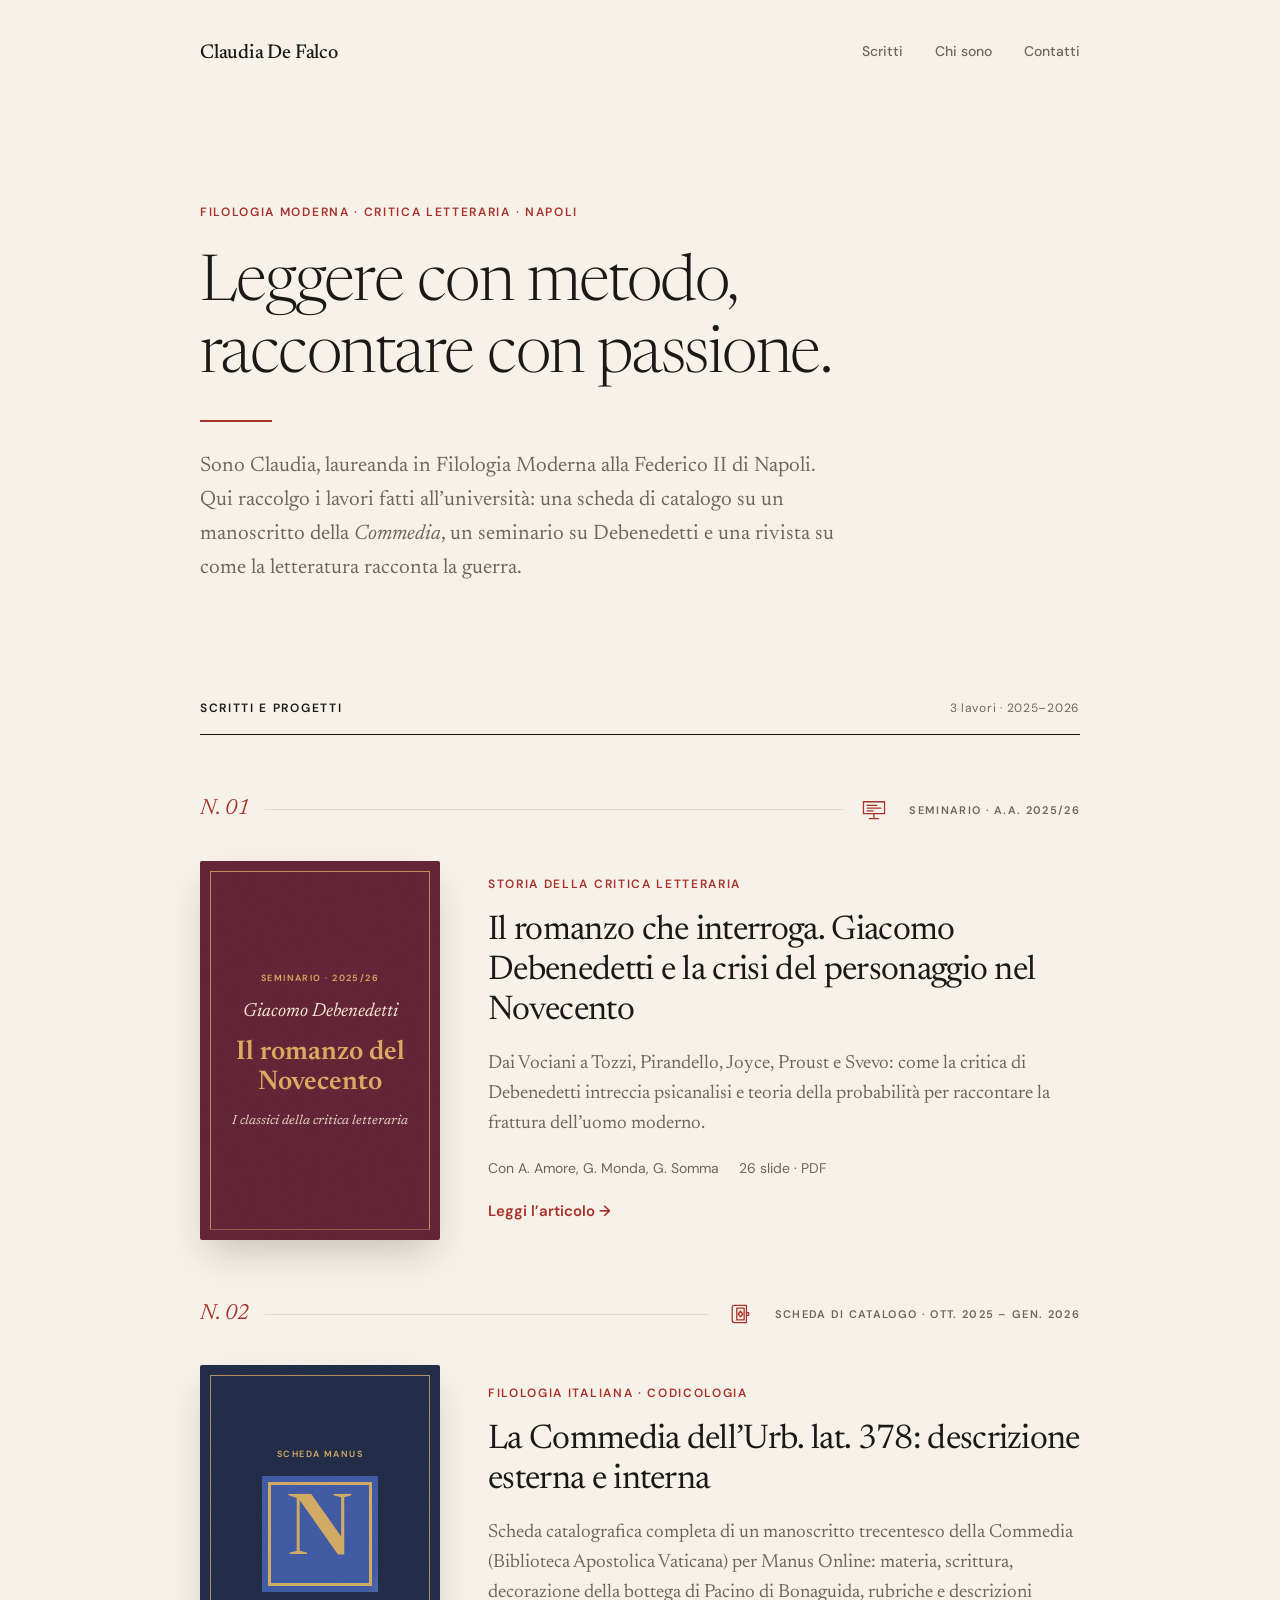
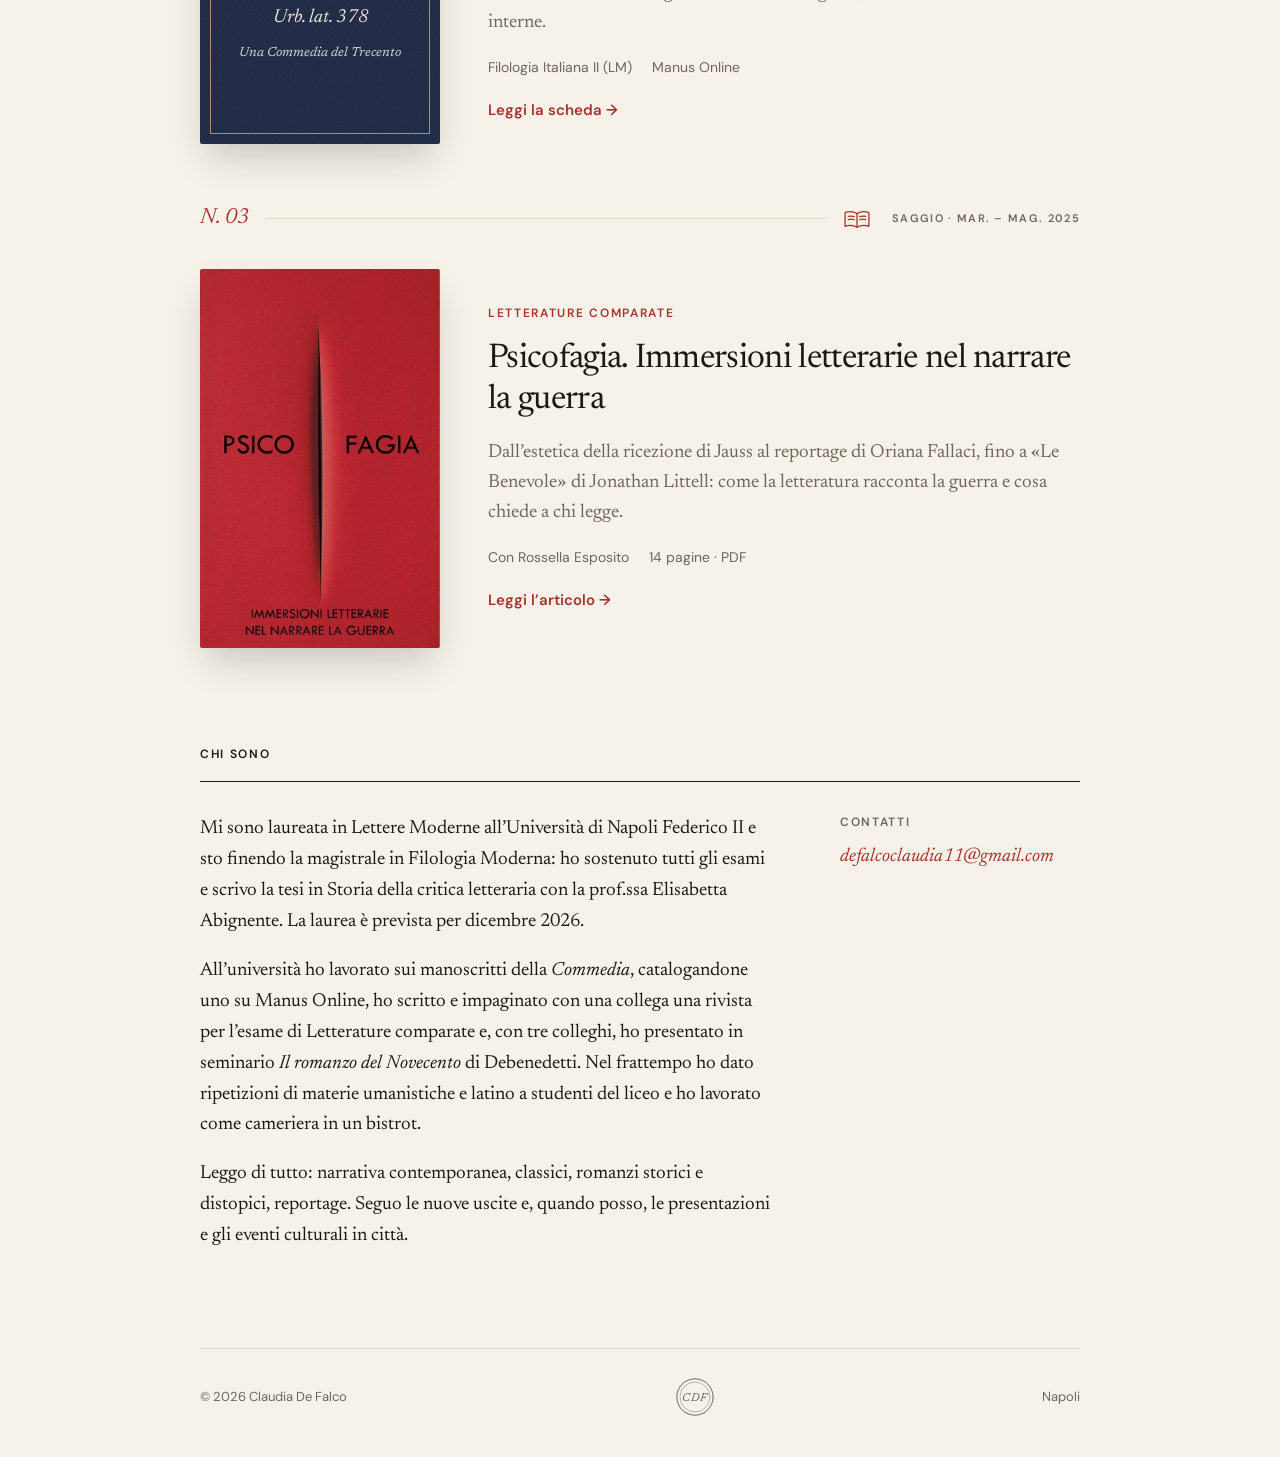
<file: index.html>
<!doctype html>
<html lang="it">
<head>
  <meta charset="utf-8">
  <meta name="viewport" content="width=device-width, initial-scale=1">
  <title>Claudia De Falco · Letture e scritti</title>
  <meta name="description" content="Saggi, ricerche filologiche e progetti di critica letteraria di Claudia De Falco, laureanda magistrale in Filologia Moderna all’Università di Napoli Federico II.">
  <meta name="author" content="Claudia De Falco">
  <meta property="og:type" content="website">
  <meta property="og:title" content="Claudia De Falco · Letture e scritti">
  <meta property="og:description" content="Saggi, ricerche filologiche e progetti critici sulla letteratura.">
  <meta property="og:image" content="articoli/psicofagia/img/cover.jpg">
  <meta name="theme-color" content="#F6F2EA">
  <link rel="icon" href="assets/favicon.svg" type="image/svg+xml">
  <link rel="preconnect" href="https://fonts.googleapis.com">
  <link rel="preconnect" href="https://fonts.gstatic.com" crossorigin>
  <link href="https://fonts.googleapis.com/css2?family=DM+Sans:wght@400;500;600&family=Newsreader:ital,opsz,wght@0,6..72,300;0,6..72,400;0,6..72,500;0,6..72,600;1,6..72,300;1,6..72,400&display=swap" rel="stylesheet">
  <link rel="stylesheet" href="assets/style.css?v=20260929b">
  <script src="assets/reveal.js?v=20260929b" defer></script>
</head>
<body>
  <header class="wrap site-header">
    <a class="brand" href="./">Claudia De Falco</a>
    <nav class="nav" aria-label="Principale">
      <a href="#scritti">Scritti</a>
      <a href="#chi-sono">Chi sono</a>
      <a href="#contatti">Contatti</a>
    </nav>
  </header>

  <main>
    <section class="wrap hero">
      <p class="eyebrow">Filologia moderna · Critica letteraria · Napoli</p>
      <h1>Leggere con metodo,<br>raccontare con passione.</h1>
      <p class="lead">Sono Claudia, laureanda in Filologia Moderna alla Federico II di Napoli. Qui raccolgo i lavori fatti all’università: una scheda di catalogo su un manoscritto della <em>Commedia</em>, un seminario su Debenedetti e una rivista su come la letteratura racconta la guerra.</p>
    </section>

    <section class="wrap section" id="scritti" aria-labelledby="scritti-title">
      <div class="section-head strong">
        <h2 class="label" id="scritti-title">Scritti e progetti</h2>
        <span class="count">3 lavori · 2025–2026</span>
      </div>

      <!--
        NUOVO LAVORO: copia un intero blocco <article class="entry"> e incollalo QUI, sopra gli altri
        (i più recenti vanno in cima). Poi rinumera i separatori (N. 01, N. 02…) e aggiorna il contatore sopra.
        Copertina: immagine di Claudia (<img>) oppure copertina tipografica (<div class="type-cover ...">).
      -->
      <div class="entries">
        <article class="entry">
          <div class="entry-sep" aria-hidden="true"><span class="n">N. 01</span><span class="line"></span><svg class="orn orn-tipo" aria-hidden="true"><use href="assets/ornamenti.svg?v=20260929b#presentazione"/></svg><span class="kind">Seminario · A.A. 2025/26</span></div>
          <a class="card" href="articoli/seminario-debenedetti/">
            <div class="cover type-cover tc-bordeaux" role="img" aria-label="Copertina tipografica: Giacomo Debenedetti, Il romanzo del Novecento">
              <span class="tc-kicker">Seminario · 2025/26</span>
              <span class="tc-author">Giacomo Debenedetti</span>
              <span class="tc-title">Il romanzo del Novecento</span>
              <span class="tc-sub">I classici della critica letteraria</span>
            </div>
            <div class="body">
              <p class="eyebrow">Storia della critica letteraria</p>
              <h3>Il romanzo che interroga. Giacomo Debenedetti e la crisi del personaggio nel Novecento</h3>
              <p>Dai Vociani a Tozzi, Pirandello, Joyce, Proust e Svevo: come la critica di Debenedetti intreccia psicanalisi e teoria della probabilità per raccontare la frattura dell’uomo moderno.</p>
              <div class="meta"><span>Con A. Amore, G. Monda, G. Somma</span><span>26 slide · PDF</span></div>
              <span class="more">Leggi l’articolo <span class="arrow" aria-hidden="true">→</span></span>
            </div>
          </a>
        </article>

        <article class="entry">
          <div class="entry-sep" aria-hidden="true"><span class="n">N. 02</span><span class="line"></span><svg class="orn orn-tipo" aria-hidden="true"><use href="assets/ornamenti.svg?v=20260929b#codice"/></svg><span class="kind">Scheda di catalogo · ott. 2025 – gen. 2026</span></div>
          <a class="card" href="articoli/manoscritti-dante-manus/">
            <div class="cover type-cover tc-notte" role="img" aria-label="Copertina tipografica con una grande iniziale N: Urb. lat. 378, una Commedia del Trecento">
              <span class="tc-kicker">Scheda Manus</span>
              <span class="tc-initial">N</span>
              <span class="tc-author">Urb. lat. 378</span>
              <span class="tc-sub">Una Commedia del Trecento</span>
            </div>
            <div class="body">
              <p class="eyebrow">Filologia italiana · Codicologia</p>
              <h3>La Commedia dell’Urb. lat. 378: descrizione esterna e interna</h3>
              <p>Scheda catalografica completa di un manoscritto trecentesco della Commedia (Biblioteca Apostolica Vaticana) per Manus Online: materia, scrittura, decorazione della bottega di Pacino di Bonaguida, rubriche e descrizioni interne.</p>
              <div class="meta"><span>Filologia Italiana II (LM)</span><span>Manus Online</span></div>
              <span class="more">Leggi la scheda <span class="arrow" aria-hidden="true">→</span></span>
            </div>
          </a>
        </article>

        <article class="entry">
          <div class="entry-sep" aria-hidden="true"><span class="n">N. 03</span><span class="line"></span><svg class="orn orn-tipo" aria-hidden="true"><use href="assets/ornamenti.svg?v=20260929b#libro"/></svg><span class="kind">Saggio · mar. – mag. 2025</span></div>
          <a class="card" href="articoli/psicofagia/">
            <div class="cover">
              <img src="articoli/psicofagia/img/cover.jpg" width="696" height="1100" alt="Copertina della rivista Psicofagia: una tela rossa attraversata da un taglio verticale" loading="lazy">
            </div>
            <div class="body">
              <p class="eyebrow">Letterature comparate</p>
              <h3>Psicofagia. Immersioni letterarie nel narrare la guerra</h3>
              <p>Dall’estetica della ricezione di Jauss al reportage di Oriana Fallaci, fino a «Le Benevole» di Jonathan Littell: come la letteratura racconta la guerra e cosa chiede a chi legge.</p>
              <div class="meta"><span>Con Rossella Esposito</span><span>14 pagine · PDF</span></div>
              <span class="more">Leggi l’articolo <span class="arrow" aria-hidden="true">→</span></span>
            </div>
          </a>
        </article>
      </div>
    </section>

    <section class="wrap section" id="chi-sono" aria-labelledby="chi-title">
      <div class="section-head strong">
        <h2 class="label" id="chi-title">Chi sono</h2>
      </div>
      <div class="about">
        <div class="about-text">
          <p>Mi sono laureata in Lettere Moderne all’Università di Napoli Federico II e sto finendo la magistrale in Filologia Moderna: ho sostenuto tutti gli esami e scrivo la tesi in Storia della critica letteraria con la prof.ssa Elisabetta Abignente. La laurea è prevista per dicembre 2026.</p>
          <p>All’università ho lavorato sui manoscritti della <em>Commedia</em>, catalogandone uno su Manus Online, ho scritto e impaginato con una collega una rivista per l’esame di Letterature comparate e, con tre colleghi, ho presentato in seminario <em>Il romanzo del Novecento</em> di Debenedetti. Nel frattempo ho dato ripetizioni di materie umanistiche e latino a studenti del liceo e ho lavorato come cameriera in un bistrot.</p>
          <p>Leggo di tutto: narrativa contemporanea, classici, romanzi storici e distopici, reportage. Seguo le nuove uscite e, quando posso, le presentazioni e gli eventi culturali in città.</p>
        </div>
        <div class="contact" id="contatti">
          <p class="label">Contatti</p>
          <a href="mailto:defalcoclaudia11@gmail.com">defalcoclaudia11@gmail.com</a>
        </div>
      </div>
    </section>
  </main>

  <footer class="wrap site-footer">
    <span>© 2026 Claudia De Falco</span>
    <svg class="orn monogram" aria-hidden="true"><use href="assets/ornamenti.svg?v=20260929b#monogramma"/></svg>
    <span>Napoli</span>
  </footer>
</body>
</html>
</file>
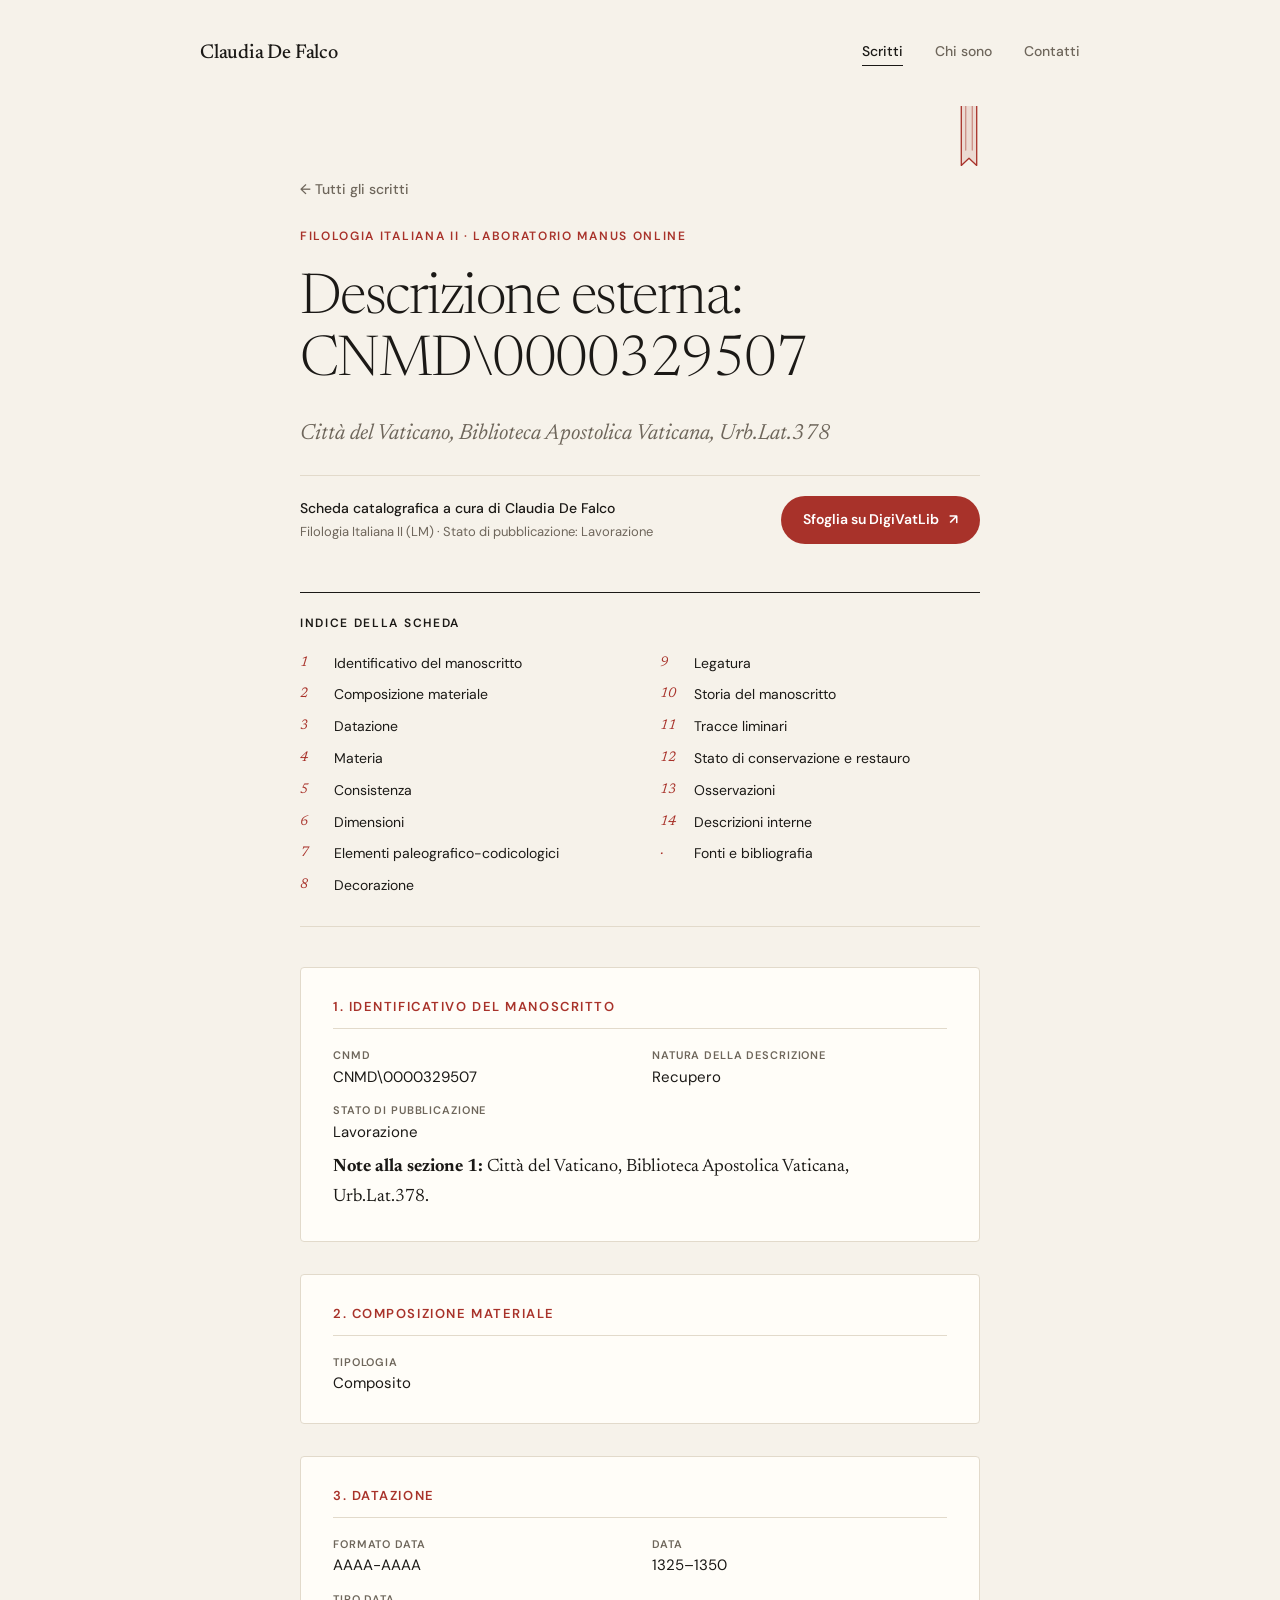
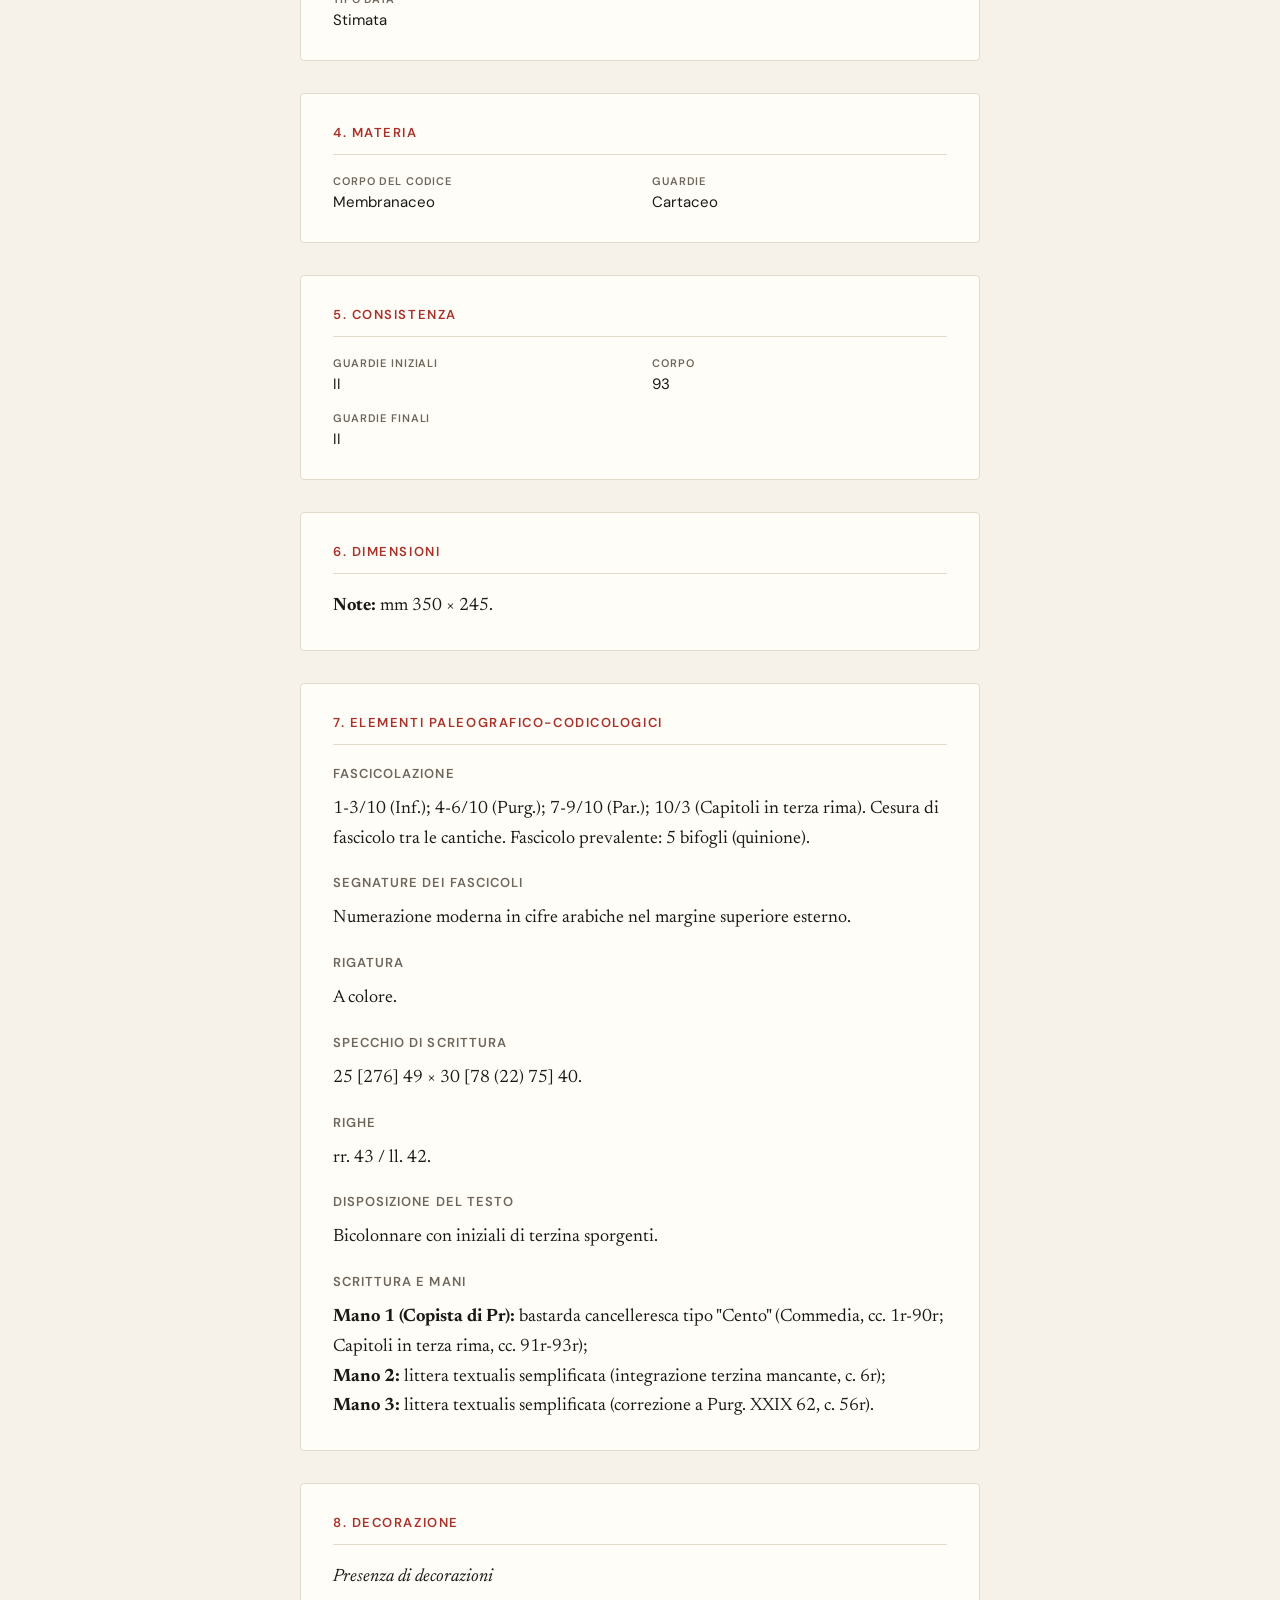
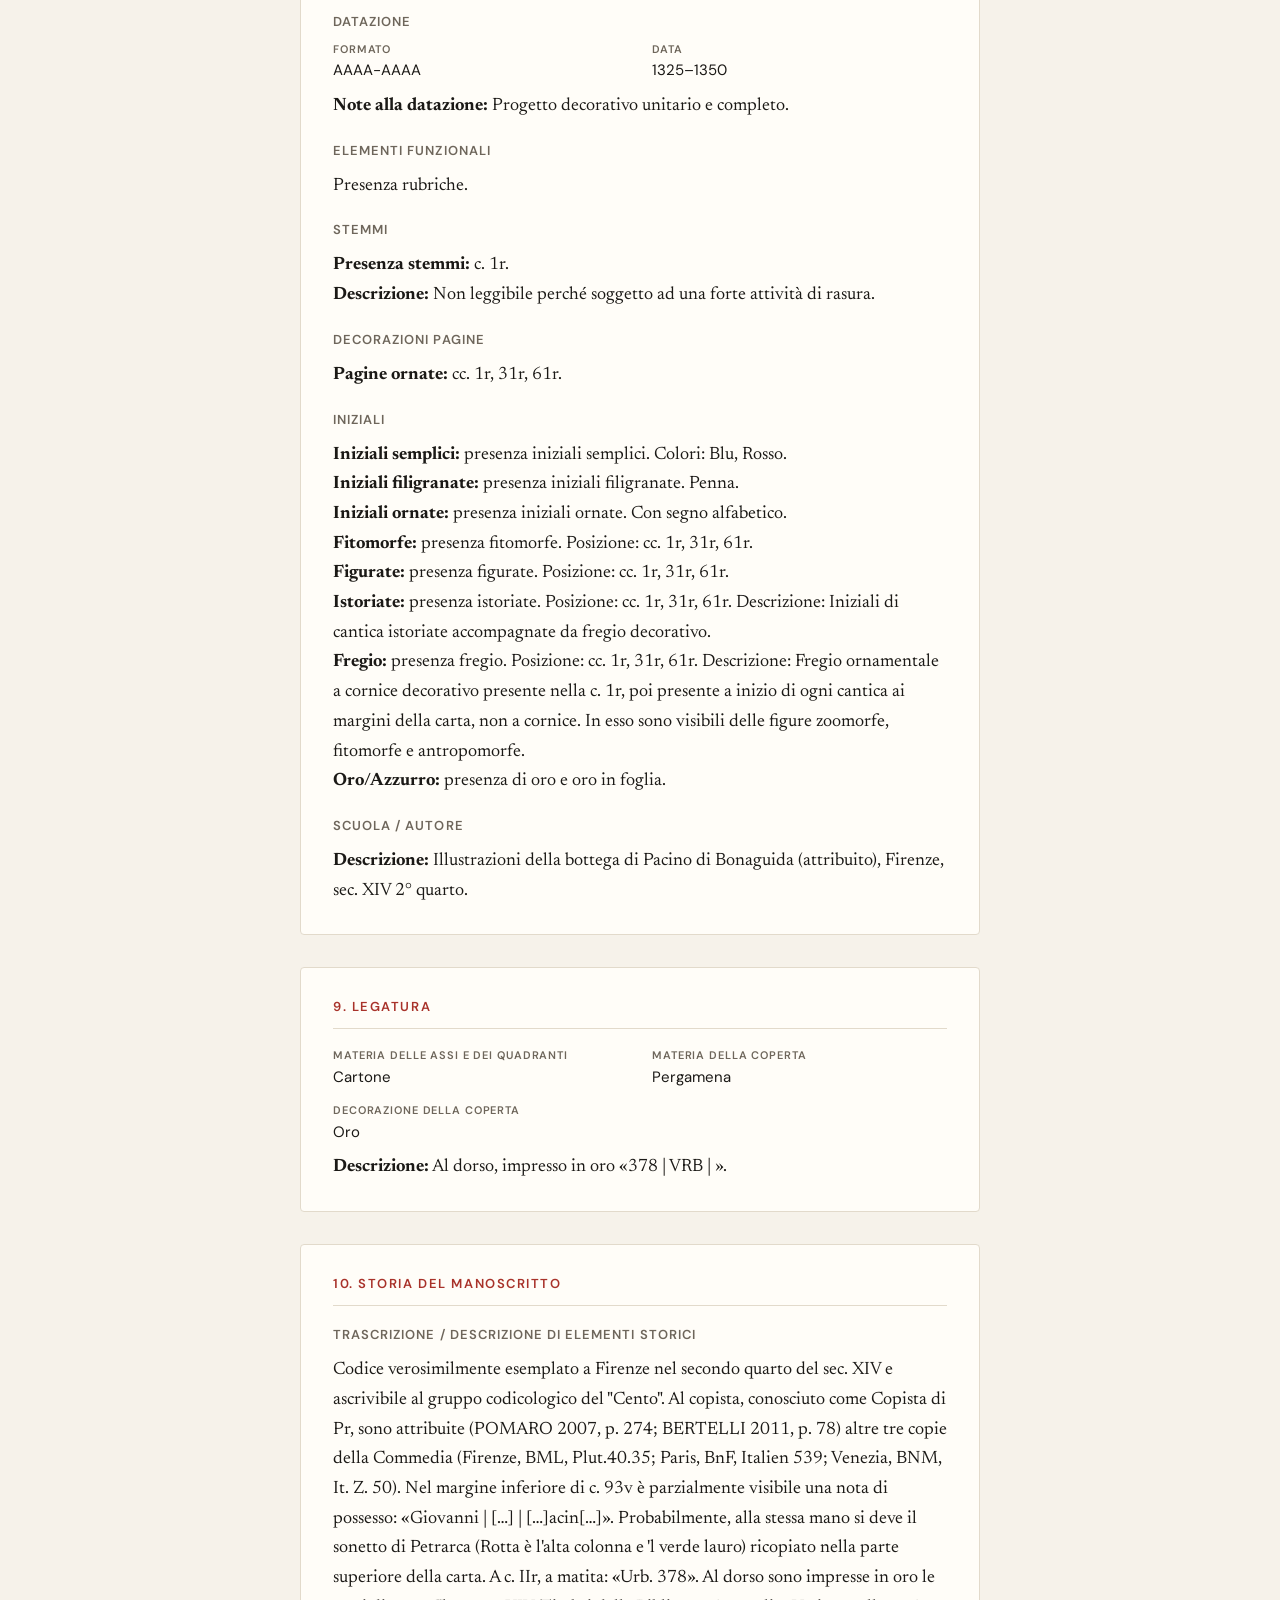
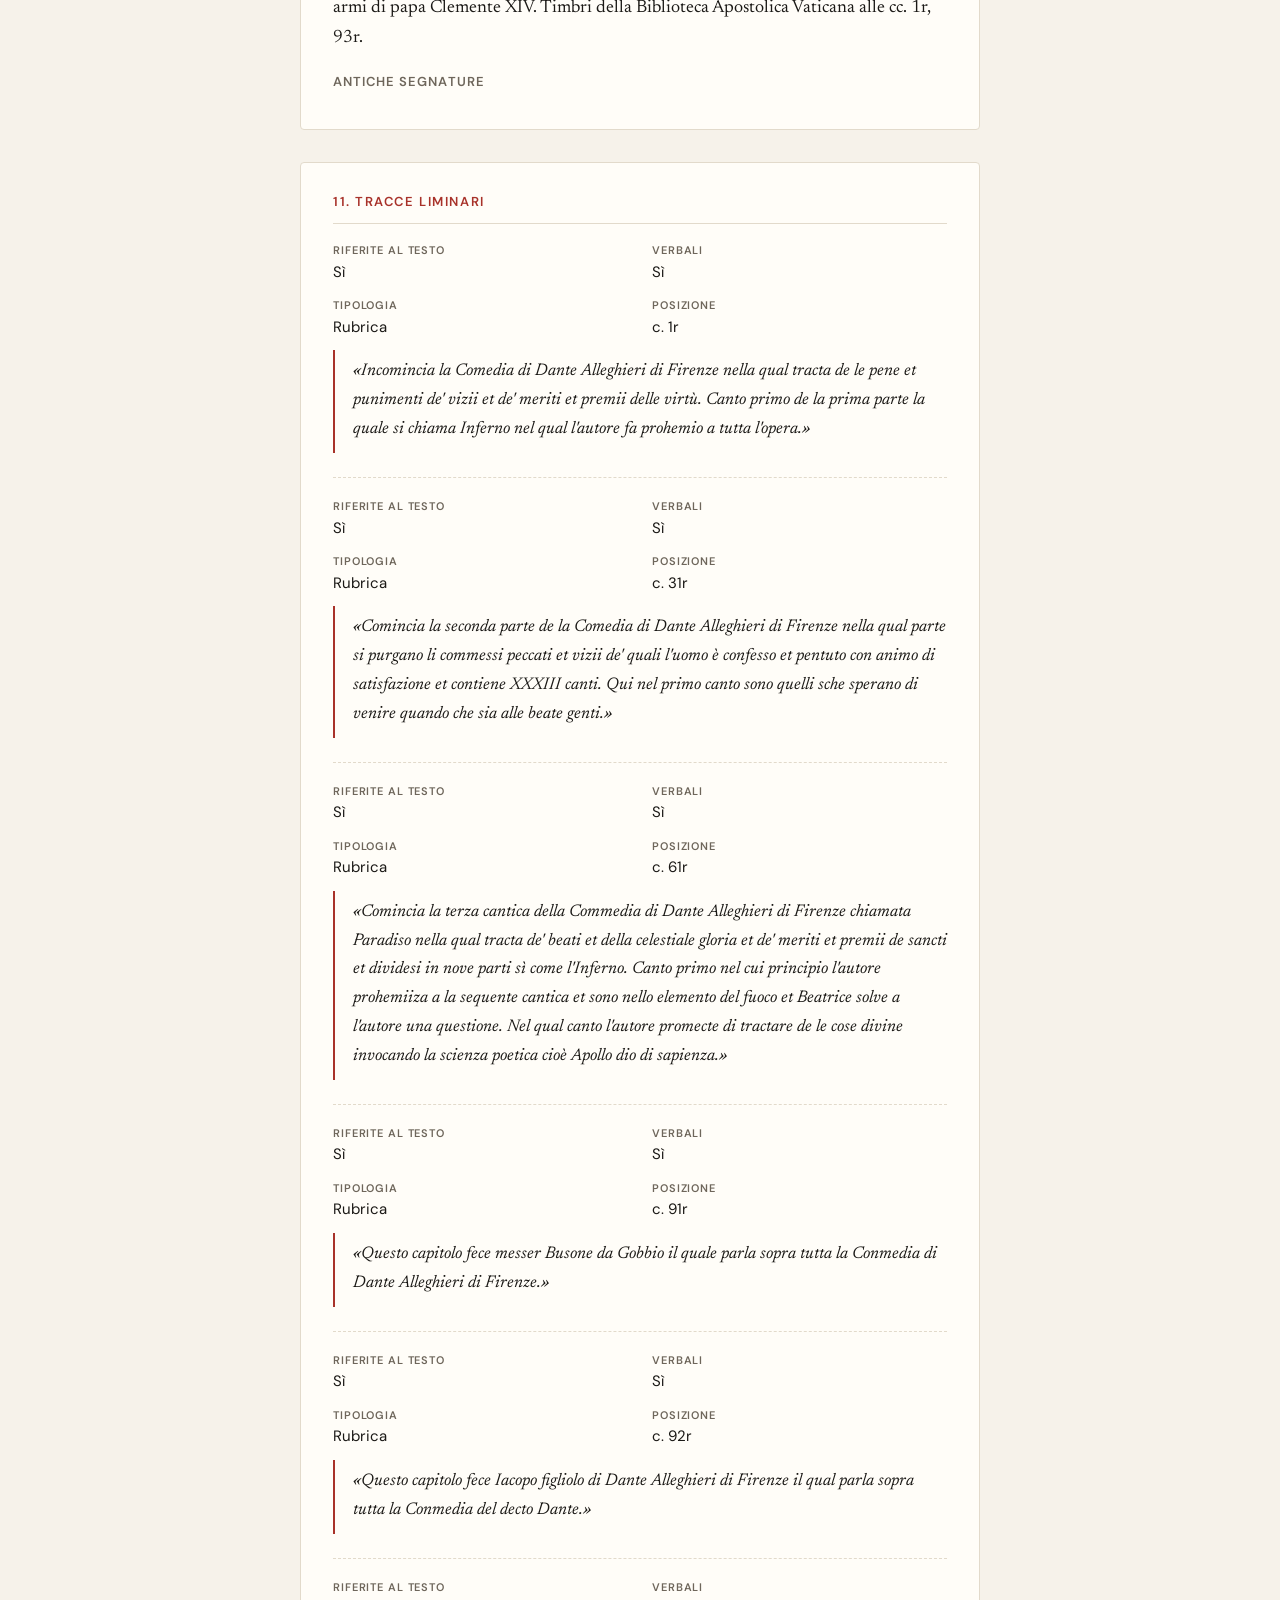
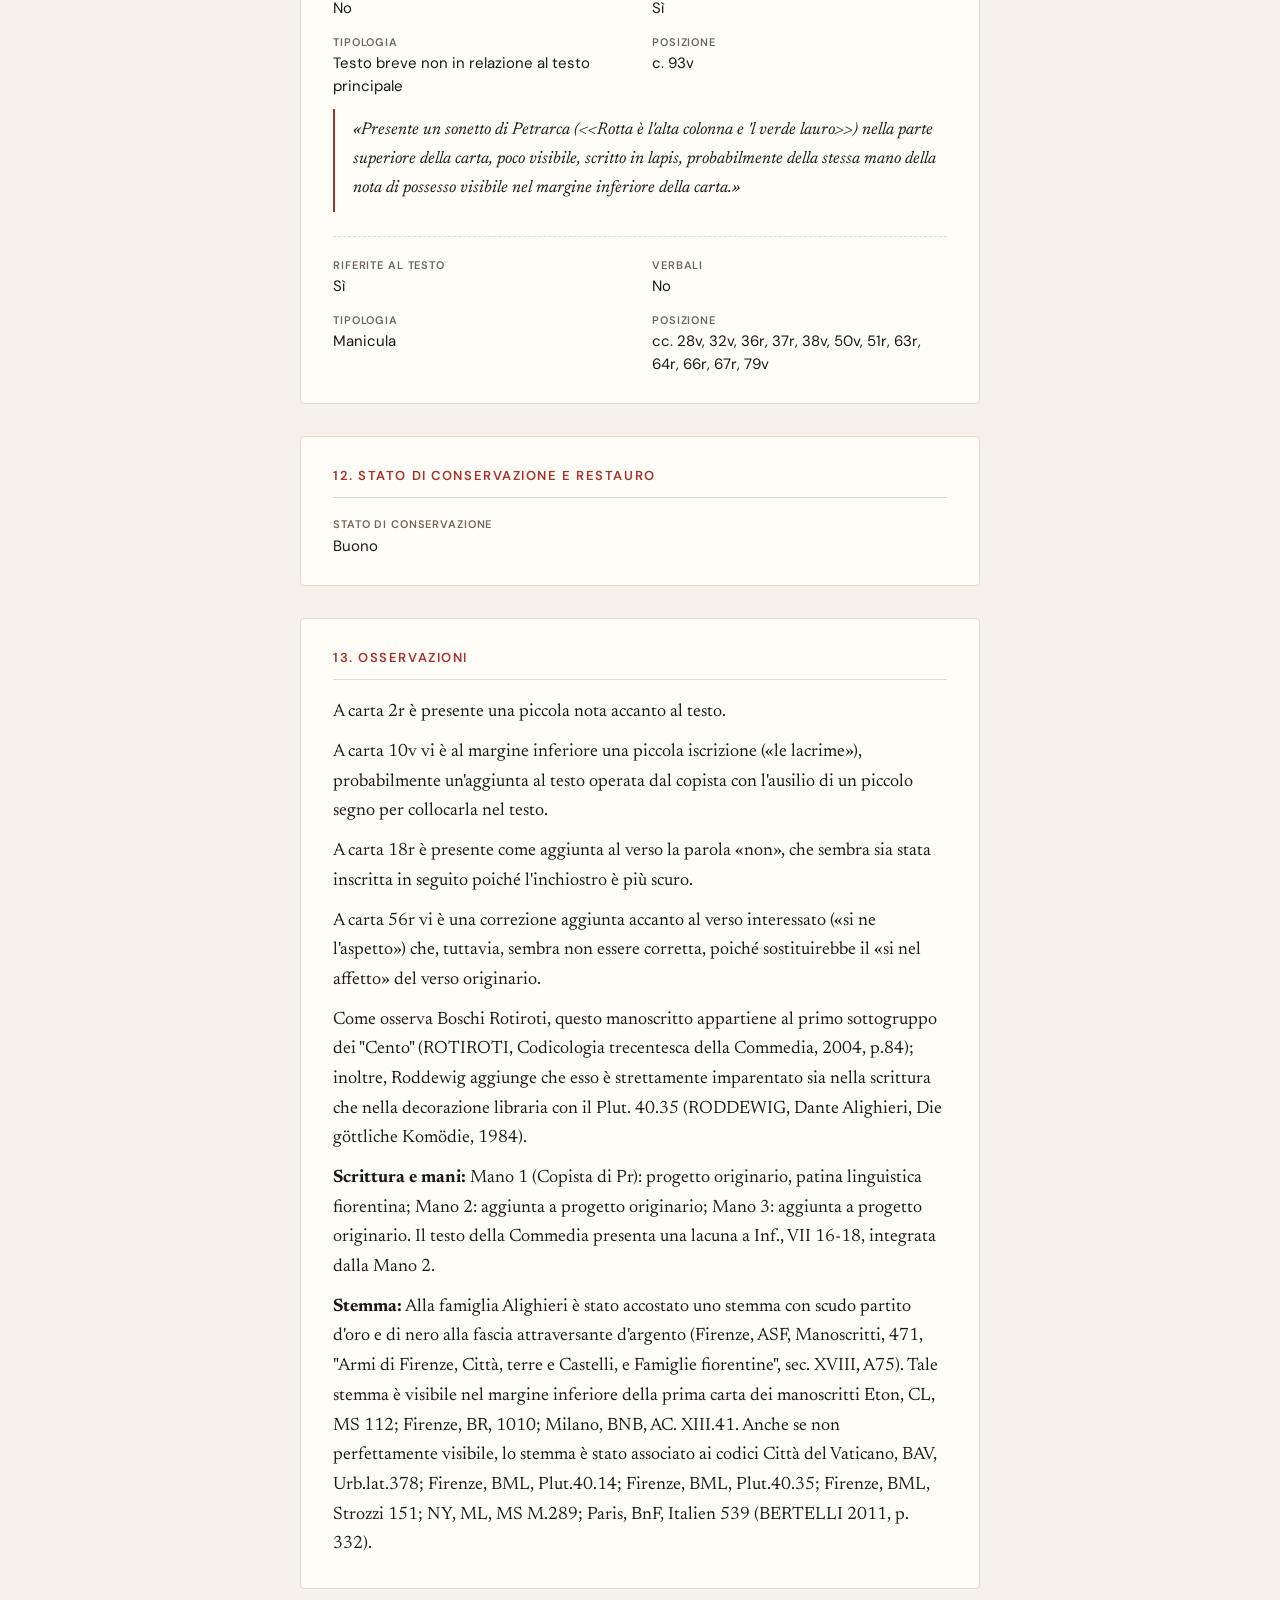
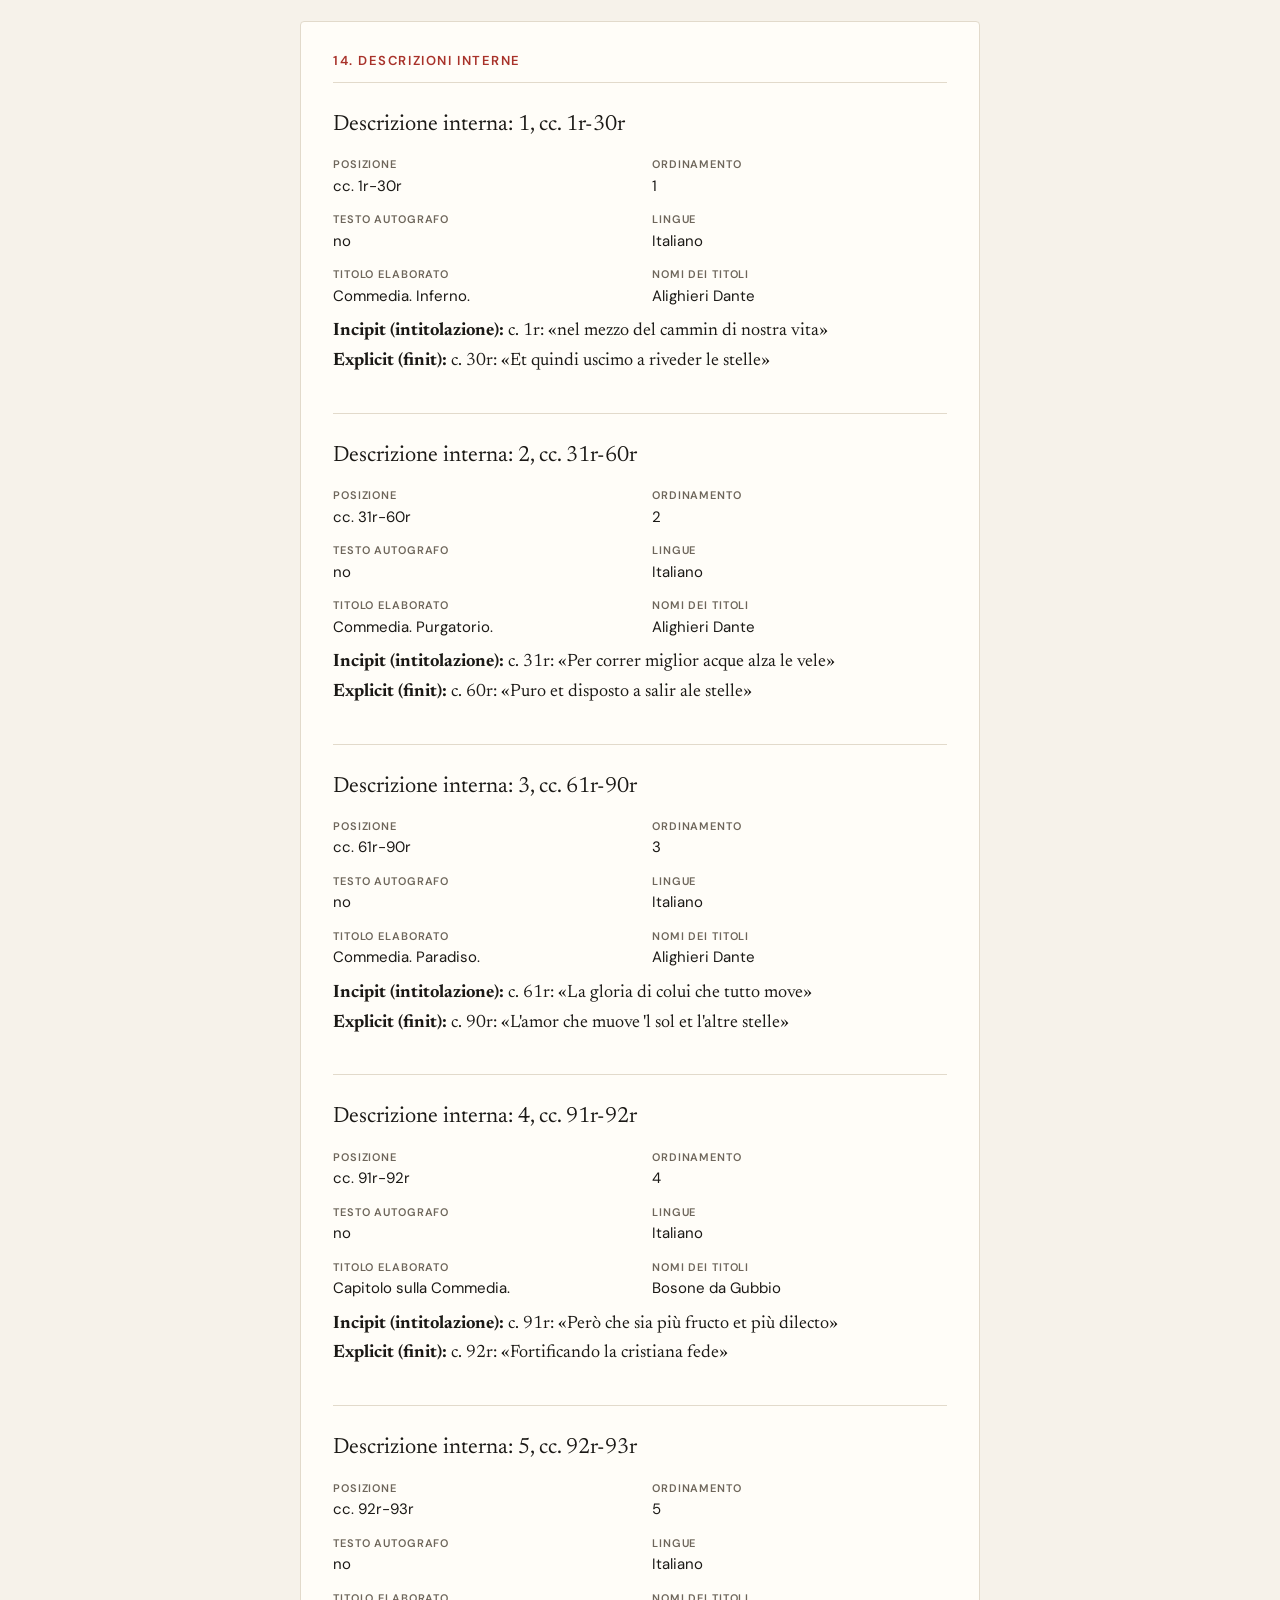
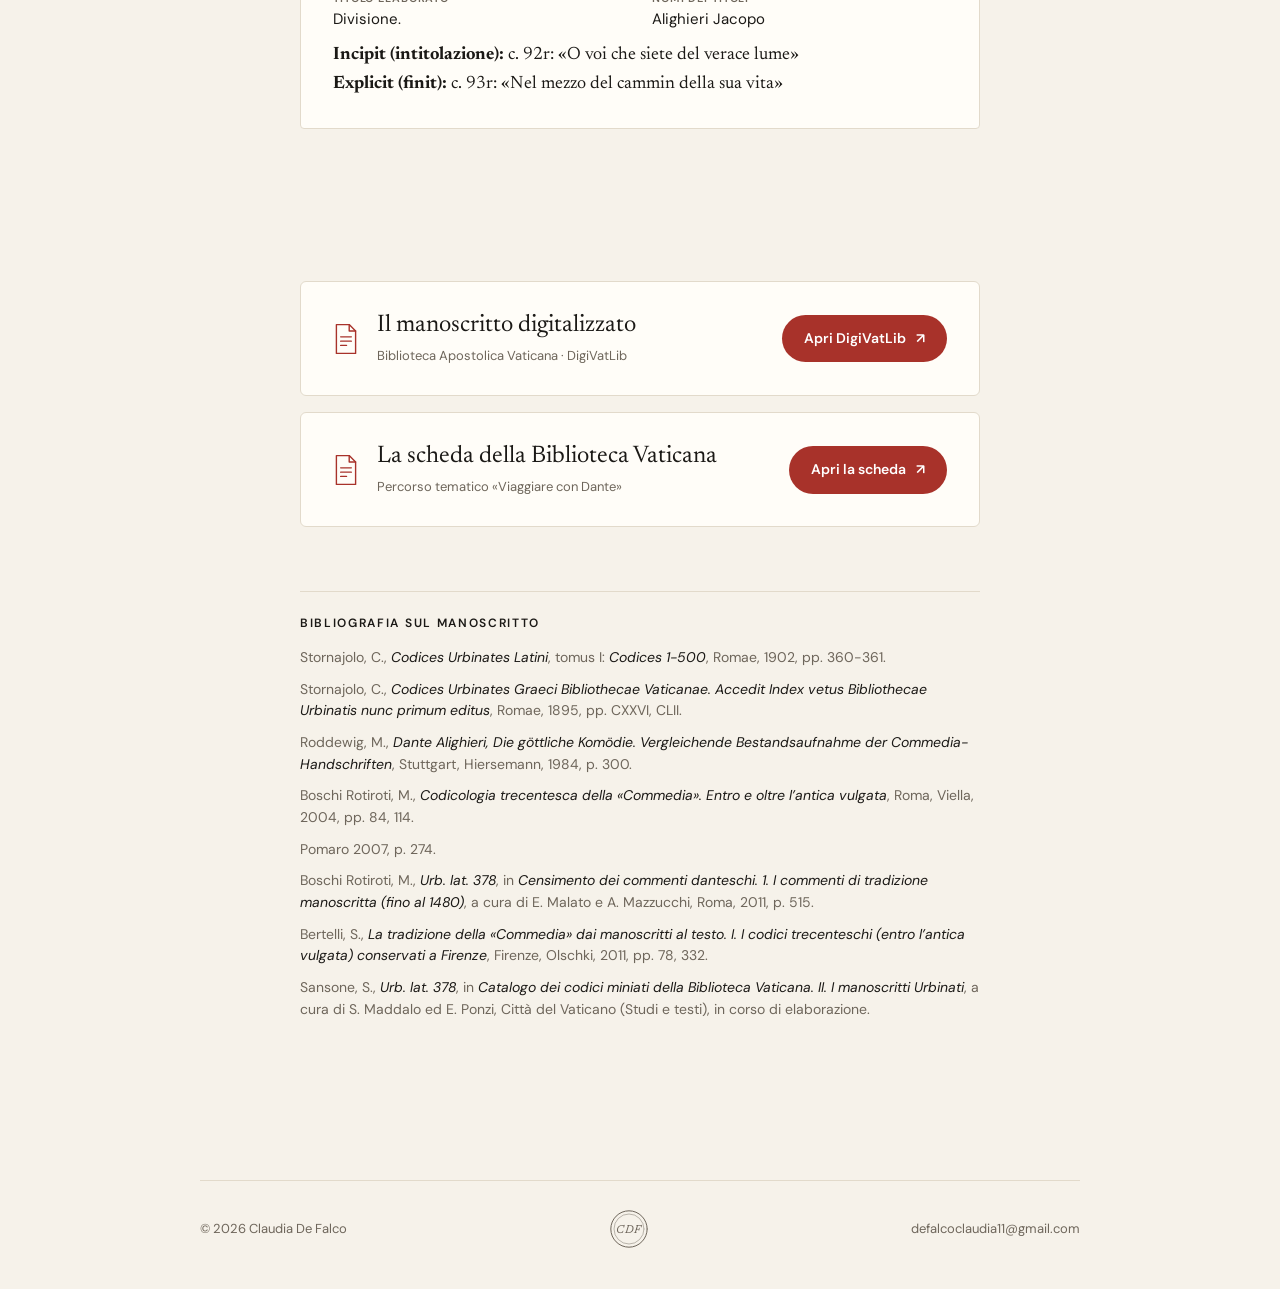
<file: articoli/manoscritti-dante-manus/index.html>
<!doctype html>
<html lang="it">
<head>
  <meta charset="utf-8">
  <meta name="viewport" content="width=device-width, initial-scale=1">
  <title>Scheda Manus Online: Urb.Lat.378 · Claudia De Falco</title>
  <meta name="description" content="Scheda di catalogo scientifica del manoscritto trecentesco della Commedia (Città del Vaticano, BAV, Urb.Lat.378) su piattaforma Manus Online (ICCU).">
  <meta name="author" content="Claudia De Falco">
  <meta property="og:type" content="article">
  <meta property="og:title" content="Descrizione esterna e interna: CNMD\0000329507 (Urb.Lat.378)">
  <meta property="og:description" content="Scheda catalografica Manus Online del manoscritto Urb.Lat.378 della Biblioteca Apostolica Vaticana.">
  <meta name="theme-color" content="#F6F2EA">
  <link rel="icon" href="../../assets/favicon.svg" type="image/svg+xml">
  <link rel="preconnect" href="https://fonts.googleapis.com">
  <link rel="preconnect" href="https://fonts.gstatic.com" crossorigin>
  <link href="https://fonts.googleapis.com/css2?family=DM+Sans:wght@400;500;600&family=Newsreader:ital,opsz,wght@0,6..72,300;0,6..72,400;0,6..72,500;0,6..72,600;1,6..72,300;1,6..72,400&display=swap" rel="stylesheet">
  <link rel="stylesheet" href="../../assets/style.css?v=20260929b">
  <script src="../../assets/reveal.js?v=20260929b" defer></script>
</head>
<body>
  <header class="wrap site-header">
    <a class="brand" href="../../">Claudia De Falco</a>
    <nav class="nav" aria-label="Principale">
      <a href="../../#scritti" aria-current="page">Scritti</a>
      <a href="../../#chi-sono">Chi sono</a>
      <a href="../../#contatti">Contatti</a>
    </nav>
  </header>

  <main>
    <article>
      <header class="col intro">
        <svg class="orn segnalibro" aria-hidden="true"><use href="../../assets/ornamenti.svg?v=20260929b#segnalibro"/></svg>
        <a class="back" href="../../#scritti">← Tutti gli scritti</a>
        <p class="eyebrow">Filologia italiana II · Laboratorio Manus Online</p>
        <h1>Descrizione esterna: CNMD\0000329507</h1>
        <p class="standfirst">Città del Vaticano, Biblioteca Apostolica Vaticana, Urb.Lat.378</p>
        <div class="byline">
          <div>
            <div class="who">Scheda catalografica a cura di Claudia De Falco</div>
            <div class="info">Filologia Italiana II (LM) · Stato di pubblicazione: Lavorazione</div>
          </div>
          <a class="btn" href="https://digi.vatlib.it/view/MSS_Urb.lat.378" target="_blank" rel="noopener">Sfoglia su DigiVatLib <span aria-hidden="true">↗</span></a>
        </div>
      </header>

      <div class="col">
        <nav class="toc" aria-labelledby="toc-title">
          <p class="label" id="toc-title">Indice della scheda</p>
          <ol>
            <li><a href="#sec-identificativo"><span class="n">1</span>Identificativo del manoscritto</a></li>
            <li><a href="#sec-composizione"><span class="n">2</span>Composizione materiale</a></li>
            <li><a href="#sec-datazione"><span class="n">3</span>Datazione</a></li>
            <li><a href="#sec-materia"><span class="n">4</span>Materia</a></li>
            <li><a href="#sec-consistenza"><span class="n">5</span>Consistenza</a></li>
            <li><a href="#sec-dimensioni"><span class="n">6</span>Dimensioni</a></li>
            <li><a href="#sec-paleo"><span class="n">7</span>Elementi paleografico-codicologici</a></li>
            <li><a href="#sec-decorazione"><span class="n">8</span>Decorazione</a></li>
            <li><a href="#sec-legatura"><span class="n">9</span>Legatura</a></li>
            <li><a href="#sec-storia"><span class="n">10</span>Storia del manoscritto</a></li>
            <li><a href="#sec-tracce"><span class="n">11</span>Tracce liminari</a></li>
            <li><a href="#sec-stato"><span class="n">12</span>Stato di conservazione e restauro</a></li>
            <li><a href="#sec-osservazioni"><span class="n">13</span>Osservazioni</a></li>
            <li><a href="#sec-interne"><span class="n">14</span>Descrizioni interne</a></li>
            <li><a href="#fonti"><span class="n">·</span>Fonti e bibliografia</a></li>
          </ol>
        </nav>
      </div>

      <div class="col catalog-sheet">
        <!-- 1. IDENTIFICATIVO DEL MANOSCRITTO -->
        <section class="catalog-block" aria-labelledby="sec-identificativo">
          <h2 id="sec-identificativo">1. Identificativo del manoscritto</h2>
          <div class="catalog-data">
            <div class="field-pair">
              <span class="term">CNMD</span>
              <span class="value">CNMD\0000329507</span>
            </div>
            <div class="field-pair">
              <span class="term">Natura della descrizione</span>
              <span class="value">Recupero</span>
            </div>
            <div class="field-pair">
              <span class="term">Stato di pubblicazione</span>
              <span class="value">Lavorazione</span>
            </div>
          </div>
          <p class="catalog-text"><strong>Note alla sezione 1:</strong> Città del Vaticano, Biblioteca Apostolica Vaticana, Urb.Lat.378.</p>
        </section>

        <!-- 2. COMPOSIZIONE MATERIALE -->
        <section class="catalog-block" aria-labelledby="sec-composizione">
          <h2 id="sec-composizione">2. Composizione materiale</h2>
          <div class="catalog-data">
            <div class="field-pair">
              <span class="term">Tipologia</span>
              <span class="value">Composito</span>
            </div>
          </div>
        </section>

        <!-- 3. DATAZIONE -->
        <section class="catalog-block" aria-labelledby="sec-datazione">
          <h2 id="sec-datazione">3. Datazione</h2>
          <div class="catalog-data">
            <div class="field-pair">
              <span class="term">Formato data</span>
              <span class="value">AAAA-AAAA</span>
            </div>
            <div class="field-pair">
              <span class="term">Data</span>
              <span class="value">1325–1350</span>
            </div>
            <div class="field-pair">
              <span class="term">Tipo data</span>
              <span class="value">Stimata</span>
            </div>
          </div>
        </section>

        <!-- 4. MATERIA -->
        <section class="catalog-block" aria-labelledby="sec-materia">
          <h2 id="sec-materia">4. Materia</h2>
          <div class="catalog-data">
            <div class="field-pair">
              <span class="term">Corpo del codice</span>
              <span class="value">Membranaceo</span>
            </div>
            <div class="field-pair">
              <span class="term">Guardie</span>
              <span class="value">Cartaceo</span>
            </div>
          </div>
        </section>

        <!-- 5. CONSISTENZA -->
        <section class="catalog-block" aria-labelledby="sec-consistenza">
          <h2 id="sec-consistenza">5. Consistenza</h2>
          <div class="catalog-data">
            <div class="field-pair">
              <span class="term">Guardie iniziali</span>
              <span class="value">II</span>
            </div>
            <div class="field-pair">
              <span class="term">Corpo</span>
              <span class="value">93</span>
            </div>
            <div class="field-pair">
              <span class="term">Guardie finali</span>
              <span class="value">II</span>
            </div>
          </div>
        </section>

        <!-- 6. DIMENSIONI -->
        <section class="catalog-block" aria-labelledby="sec-dimensioni">
          <h2 id="sec-dimensioni">6. Dimensioni</h2>
          <p class="catalog-text"><strong>Note:</strong> mm 350 × 245.</p>
        </section>

        <!-- 7. ELEMENTI PALEOGRAFICO CODICOLOGICI -->
        <section class="catalog-block" aria-labelledby="sec-paleo">
          <h2 id="sec-paleo">7. Elementi paleografico-codicologici</h2>
          
          <h4>Fascicolazione</h4>
          <p class="catalog-text">1-3/10 (Inf.); 4-6/10 (Purg.); 7-9/10 (Par.); 10/3 (Capitoli in terza rima). Cesura di fascicolo tra le cantiche. Fascicolo prevalente: 5 bifogli (quinione).</p>

          <h4>Segnature dei fascicoli</h4>
          <p class="catalog-text">Numerazione moderna in cifre arabiche nel margine superiore esterno.</p>

          <h4>Rigatura</h4>
          <p class="catalog-text">A colore.</p>

          <h4>Specchio di scrittura</h4>
          <p class="catalog-text">25 [276] 49 × 30 [78 (22) 75] 40.</p>

          <h4>Righe</h4>
          <p class="catalog-text">rr. 43 / ll. 42.</p>

          <h4>Disposizione del testo</h4>
          <p class="catalog-text">Bicolonnare con iniziali di terzina sporgenti.</p>

          <h4>Scrittura e mani</h4>
          <p class="catalog-text"><strong>Mano 1 (Copista di Pr):</strong> bastarda cancelleresca tipo "Cento" (Commedia, cc. 1r-90r; Capitoli in terza rima, cc. 91r-93r);<br><strong>Mano 2:</strong> littera textualis semplificata (integrazione terzina mancante, c. 6r);<br><strong>Mano 3:</strong> littera textualis semplificata (correzione a Purg. XXIX 62, c. 56r).</p>
        </section>

        <!-- 8. DECORAZIONE -->
        <section class="catalog-block" aria-labelledby="sec-decorazione">
          <h2 id="sec-decorazione">8. Decorazione</h2>
          <p class="catalog-text"><em>Presenza di decorazioni</em></p>

          <h4>Datazione</h4>
          <div class="catalog-data">
            <div class="field-pair">
              <span class="term">Formato</span>
              <span class="value">AAAA-AAAA</span>
            </div>
            <div class="field-pair">
              <span class="term">Data</span>
              <span class="value">1325–1350</span>
            </div>
          </div>
          <p class="catalog-text"><strong>Note alla datazione:</strong> Progetto decorativo unitario e completo.</p>

          <h4>Elementi funzionali</h4>
          <p class="catalog-text">Presenza rubriche.</p>

          <h4>Stemmi</h4>
          <p class="catalog-text"><strong>Presenza stemmi:</strong> c. 1r.<br><strong>Descrizione:</strong> Non leggibile perché soggetto ad una forte attività di rasura.</p>

          <h4>Decorazioni pagine</h4>
          <p class="catalog-text"><strong>Pagine ornate:</strong> cc. 1r, 31r, 61r.</p>

          <h4>Iniziali</h4>
          <p class="catalog-text"><strong>Iniziali semplici:</strong> presenza iniziali semplici. Colori: Blu, Rosso.<br>
          <strong>Iniziali filigranate:</strong> presenza iniziali filigranate. Penna.<br>
          <strong>Iniziali ornate:</strong> presenza iniziali ornate. Con segno alfabetico.<br>
          <strong>Fitomorfe:</strong> presenza fitomorfe. Posizione: cc. 1r, 31r, 61r.<br>
          <strong>Figurate:</strong> presenza figurate. Posizione: cc. 1r, 31r, 61r.<br>
          <strong>Istoriate:</strong> presenza istoriate. Posizione: cc. 1r, 31r, 61r. Descrizione: Iniziali di cantica istoriate accompagnate da fregio decorativo.<br>
          <strong>Fregio:</strong> presenza fregio. Posizione: cc. 1r, 31r, 61r. Descrizione: Fregio ornamentale a cornice decorativo presente nella c. 1r, poi presente a inizio di ogni cantica ai margini della carta, non a cornice. In esso sono visibili delle figure zoomorfe, fitomorfe e antropomorfe.<br>
          <strong>Oro/Azzurro:</strong> presenza di oro e oro in foglia.</p>

          <h4>Scuola / Autore</h4>
          <p class="catalog-text"><strong>Descrizione:</strong> Illustrazioni della bottega di Pacino di Bonaguida (attribuito), Firenze, sec. XIV 2° quarto.</p>
        </section>

        <!-- 9. LEGATURA -->
        <section class="catalog-block" aria-labelledby="sec-legatura">
          <h2 id="sec-legatura">9. Legatura</h2>
          <div class="catalog-data">
            <div class="field-pair">
              <span class="term">Materia delle assi e dei quadranti</span>
              <span class="value">Cartone</span>
            </div>
            <div class="field-pair">
              <span class="term">Materia della coperta</span>
              <span class="value">Pergamena</span>
            </div>
            <div class="field-pair">
              <span class="term">Decorazione della coperta</span>
              <span class="value">Oro</span>
            </div>
          </div>
          <p class="catalog-text"><strong>Descrizione:</strong> Al dorso, impresso in oro «378 | VRB | ».</p>
        </section>

        <!-- 10. STORIA DEL MANOSCRITTO -->
        <section class="catalog-block" aria-labelledby="sec-storia">
          <h2 id="sec-storia">10. Storia del manoscritto</h2>
          <h4>Trascrizione / Descrizione di elementi storici</h4>
          <p class="catalog-text">Codice verosimilmente esemplato a Firenze nel secondo quarto del sec. XIV e ascrivibile al gruppo codicologico del "Cento". Al copista, conosciuto come Copista di Pr, sono attribuite (POMARO 2007, p. 274; BERTELLI 2011, p. 78) altre tre copie della Commedia (Firenze, BML, Plut.40.35; Paris, BnF, Italien 539; Venezia, BNM, It. Z. 50). Nel margine inferiore di c. 93v è parzialmente visibile una nota di possesso: «Giovanni | [&hellip;] | [&hellip;]acin[&hellip;]». Probabilmente, alla stessa mano si deve il sonetto di Petrarca (Rotta è l'alta colonna e 'l verde lauro) ricopiato nella parte superiore della carta. A c. IIr, a matita: «Urb. 378». Al dorso sono impresse in oro le armi di papa Clemente XIV. Timbri della Biblioteca Apostolica Vaticana alle cc. 1r, 93r.</p>
          <h4>Antiche segnature</h4>
        </section>

        <!-- 11. TRACCE LIMINARI -->
        <section class="catalog-block" aria-labelledby="sec-tracce">
          <h2 id="sec-tracce">11. Tracce liminari</h2>

          <div class="catalog-data">
            <div class="field-pair">
              <span class="term">Riferite al testo</span>
              <span class="value">Sì</span>
            </div>
            <div class="field-pair">
              <span class="term">Verbali</span>
              <span class="value">Sì</span>
            </div>
            <div class="field-pair">
              <span class="term">Tipologia</span>
              <span class="value">Rubrica</span>
            </div>
            <div class="field-pair">
              <span class="term">Posizione</span>
              <span class="value">c. 1r</span>
            </div>
          </div>
          <p class="catalog-quote">«Incomincia la Comedia di Dante Alleghieri di Firenze nella qual tracta de le pene et punimenti de' vizii et de' meriti et premii delle virtù. Canto primo de la prima parte la quale si chiama Inferno nel qual l'autore fa prohemio a tutta l'opera.»</p>

          <div class="catalog-data spaced">
            <div class="field-pair">
              <span class="term">Riferite al testo</span>
              <span class="value">Sì</span>
            </div>
            <div class="field-pair">
              <span class="term">Verbali</span>
              <span class="value">Sì</span>
            </div>
            <div class="field-pair">
              <span class="term">Tipologia</span>
              <span class="value">Rubrica</span>
            </div>
            <div class="field-pair">
              <span class="term">Posizione</span>
              <span class="value">c. 31r</span>
            </div>
          </div>
          <p class="catalog-quote">«Comincia la seconda parte de la Comedia di Dante Alleghieri di Firenze nella qual parte si purgano li commessi peccati et vizii de' quali l'uomo è confesso et pentuto con animo di satisfazione et contiene XXXIII canti. Qui nel primo canto sono quelli sche sperano di venire quando che sia alle beate genti.»</p>

          <div class="catalog-data spaced">
            <div class="field-pair">
              <span class="term">Riferite al testo</span>
              <span class="value">Sì</span>
            </div>
            <div class="field-pair">
              <span class="term">Verbali</span>
              <span class="value">Sì</span>
            </div>
            <div class="field-pair">
              <span class="term">Tipologia</span>
              <span class="value">Rubrica</span>
            </div>
            <div class="field-pair">
              <span class="term">Posizione</span>
              <span class="value">c. 61r</span>
            </div>
          </div>
          <p class="catalog-quote">«Comincia la terza cantica della Commedia di Dante Alleghieri di Firenze chiamata Paradiso nella qual tracta de' beati et della celestiale gloria et de' meriti et premii de sancti et dividesi in nove parti sì come l'Inferno. Canto primo nel cui principio l'autore prohemiiza a la sequente cantica et sono nello elemento del fuoco et Beatrice solve a l'autore una questione. Nel qual canto l'autore promecte di tractare de le cose divine invocando la scienza poetica cioè Apollo dio di sapienza.»</p>

          <div class="catalog-data spaced">
            <div class="field-pair">
              <span class="term">Riferite al testo</span>
              <span class="value">Sì</span>
            </div>
            <div class="field-pair">
              <span class="term">Verbali</span>
              <span class="value">Sì</span>
            </div>
            <div class="field-pair">
              <span class="term">Tipologia</span>
              <span class="value">Rubrica</span>
            </div>
            <div class="field-pair">
              <span class="term">Posizione</span>
              <span class="value">c. 91r</span>
            </div>
          </div>
          <p class="catalog-quote">«Questo capitolo fece messer Busone da Gobbio il quale parla sopra tutta la Conmedia di Dante Alleghieri di Firenze.»</p>

          <div class="catalog-data spaced">
            <div class="field-pair">
              <span class="term">Riferite al testo</span>
              <span class="value">Sì</span>
            </div>
            <div class="field-pair">
              <span class="term">Verbali</span>
              <span class="value">Sì</span>
            </div>
            <div class="field-pair">
              <span class="term">Tipologia</span>
              <span class="value">Rubrica</span>
            </div>
            <div class="field-pair">
              <span class="term">Posizione</span>
              <span class="value">c. 92r</span>
            </div>
          </div>
          <p class="catalog-quote">«Questo capitolo fece Iacopo figliolo di Dante Alleghieri di Firenze il qual parla sopra tutta la Conmedia del decto Dante.»</p>

          <div class="catalog-data spaced">
            <div class="field-pair">
              <span class="term">Riferite al testo</span>
              <span class="value">No</span>
            </div>
            <div class="field-pair">
              <span class="term">Verbali</span>
              <span class="value">Sì</span>
            </div>
            <div class="field-pair">
              <span class="term">Tipologia</span>
              <span class="value">Testo breve non in relazione al testo principale</span>
            </div>
            <div class="field-pair">
              <span class="term">Posizione</span>
              <span class="value">c. 93v</span>
            </div>
          </div>
          <p class="catalog-quote">«Presente un sonetto di Petrarca (&lt;&lt;Rotta è l'alta colonna e 'l verde lauro&gt;&gt;) nella parte superiore della carta, poco visibile, scritto in lapis, probabilmente della stessa mano della nota di possesso visibile nel margine inferiore della carta.»</p>

          <div class="catalog-data spaced">
            <div class="field-pair">
              <span class="term">Riferite al testo</span>
              <span class="value">Sì</span>
            </div>
            <div class="field-pair">
              <span class="term">Verbali</span>
              <span class="value">No</span>
            </div>
            <div class="field-pair">
              <span class="term">Tipologia</span>
              <span class="value">Manicula</span>
            </div>
            <div class="field-pair">
              <span class="term">Posizione</span>
              <span class="value">cc. 28v, 32v, 36r, 37r, 38v, 50v, 51r, 63r, 64r, 66r, 67r, 79v</span>
            </div>
          </div>
        </section>

        <!-- 12. STATO DI CONSERVAZIONE E RESTAURO -->
        <section class="catalog-block" aria-labelledby="sec-stato">
          <h2 id="sec-stato">12. Stato di conservazione e restauro</h2>
          <div class="catalog-data">
            <div class="field-pair">
              <span class="term">Stato di conservazione</span>
              <span class="value">Buono</span>
            </div>
          </div>
        </section>

        <!-- 13. OSSERVAZIONI -->
        <section class="catalog-block" aria-labelledby="sec-osservazioni">
          <h2 id="sec-osservazioni">13. Osservazioni</h2>
          <p class="catalog-text">A carta 2r è presente una piccola nota accanto al testo.</p>
          <p class="catalog-text">A carta 10v vi è al margine inferiore una piccola iscrizione (&laquo;le lacrime&raquo;), probabilmente un'aggiunta al testo operata dal copista con l'ausilio di un piccolo segno per collocarla nel testo.</p>
          <p class="catalog-text">A carta 18r è presente come aggiunta al verso la parola &laquo;non&raquo;, che sembra sia stata inscritta in seguito poiché l'inchiostro è più scuro.</p>
          <p class="catalog-text">A carta 56r vi è una correzione aggiunta accanto al verso interessato (&laquo;si ne l'aspetto&raquo;) che, tuttavia, sembra non essere corretta, poiché sostituirebbe il &laquo;si nel affetto&raquo; del verso originario.</p>
          <p class="catalog-text">Come osserva Boschi Rotiroti, questo manoscritto appartiene al primo sottogruppo dei "Cento" (ROTIROTI, Codicologia trecentesca della Commedia, 2004, p.84); inoltre, Roddewig aggiunge che esso è strettamente imparentato sia nella scrittura che nella decorazione libraria con il Plut. 40.35 (RODDEWIG, Dante Alighieri, Die göttliche Komödie, 1984).</p>
          <p class="catalog-text"><strong>Scrittura e mani:</strong> Mano 1 (Copista di Pr): progetto originario, patina linguistica fiorentina; Mano 2: aggiunta a progetto originario; Mano 3: aggiunta a progetto originario. Il testo della Commedia presenta una lacuna a Inf., VII 16-18, integrata dalla Mano 2.</p>
          <p class="catalog-text"><strong>Stemma:</strong> Alla famiglia Alighieri è stato accostato uno stemma con scudo partito d'oro e di nero alla fascia attraversante d'argento (Firenze, ASF, Manoscritti, 471, "Armi di Firenze, Città, terre e Castelli, e Famiglie fiorentine", sec. XVIII, A75). Tale stemma è visibile nel margine inferiore della prima carta dei manoscritti Eton, CL, MS 112; Firenze, BR, 1010; Milano, BNB, AC. XIII.41. Anche se non perfettamente visibile, lo stemma è stato associato ai codici Città del Vaticano, BAV, Urb.lat.378; Firenze, BML, Plut.40.14; Firenze, BML, Plut.40.35; Firenze, BML, Strozzi 151; NY, ML, MS M.289; Paris, BnF, Italien 539 (BERTELLI 2011, p. 332).</p>
        </section>

        <!-- 14. DESCRIZIONI INTERNE -->
        <section class="catalog-block" aria-labelledby="sec-interne">
          <h2 id="sec-interne">14. Descrizioni interne</h2>

          <h3>Descrizione interna: 1, cc. 1r-30r</h3>
          <div class="catalog-data">
            <div class="field-pair">
              <span class="term">Posizione</span>
              <span class="value">cc. 1r-30r</span>
            </div>
            <div class="field-pair">
              <span class="term">Ordinamento</span>
              <span class="value">1</span>
            </div>
            <div class="field-pair">
              <span class="term">Testo autografo</span>
              <span class="value">no</span>
            </div>
            <div class="field-pair">
              <span class="term">Lingue</span>
              <span class="value">Italiano</span>
            </div>
            <div class="field-pair">
              <span class="term">Titolo elaborato</span>
              <span class="value">Commedia. Inferno.</span>
            </div>
            <div class="field-pair">
              <span class="term">Nomi dei titoli</span>
              <span class="value">Alighieri Dante</span>
            </div>
          </div>
          <p class="catalog-text"><strong>Incipit (intitolazione):</strong> c. 1r: &laquo;nel mezzo del cammin di nostra vita&raquo;<br><strong>Explicit (finit):</strong> c. 30r: &laquo;Et quindi uscimo a riveder le stelle&raquo;</p>

          <h3 class="catalog-sub">Descrizione interna: 2, cc. 31r-60r</h3>
          <div class="catalog-data">
            <div class="field-pair">
              <span class="term">Posizione</span>
              <span class="value">cc. 31r-60r</span>
            </div>
            <div class="field-pair">
              <span class="term">Ordinamento</span>
              <span class="value">2</span>
            </div>
            <div class="field-pair">
              <span class="term">Testo autografo</span>
              <span class="value">no</span>
            </div>
            <div class="field-pair">
              <span class="term">Lingue</span>
              <span class="value">Italiano</span>
            </div>
            <div class="field-pair">
              <span class="term">Titolo elaborato</span>
              <span class="value">Commedia. Purgatorio.</span>
            </div>
            <div class="field-pair">
              <span class="term">Nomi dei titoli</span>
              <span class="value">Alighieri Dante</span>
            </div>
          </div>
          <p class="catalog-text"><strong>Incipit (intitolazione):</strong> c. 31r: &laquo;Per correr miglior acque alza le vele&raquo;<br><strong>Explicit (finit):</strong> c. 60r: &laquo;Puro et disposto a salir ale stelle&raquo;</p>

          <h3 class="catalog-sub">Descrizione interna: 3, cc. 61r-90r</h3>
          <div class="catalog-data">
            <div class="field-pair">
              <span class="term">Posizione</span>
              <span class="value">cc. 61r-90r</span>
            </div>
            <div class="field-pair">
              <span class="term">Ordinamento</span>
              <span class="value">3</span>
            </div>
            <div class="field-pair">
              <span class="term">Testo autografo</span>
              <span class="value">no</span>
            </div>
            <div class="field-pair">
              <span class="term">Lingue</span>
              <span class="value">Italiano</span>
            </div>
            <div class="field-pair">
              <span class="term">Titolo elaborato</span>
              <span class="value">Commedia. Paradiso.</span>
            </div>
            <div class="field-pair">
              <span class="term">Nomi dei titoli</span>
              <span class="value">Alighieri Dante</span>
            </div>
          </div>
          <p class="catalog-text"><strong>Incipit (intitolazione):</strong> c. 61r: &laquo;La gloria di colui che tutto move&raquo;<br><strong>Explicit (finit):</strong> c. 90r: &laquo;L'amor che muove 'l sol et l'altre stelle&raquo;</p>

          <h3 class="catalog-sub">Descrizione interna: 4, cc. 91r-92r</h3>
          <div class="catalog-data">
            <div class="field-pair">
              <span class="term">Posizione</span>
              <span class="value">cc. 91r-92r</span>
            </div>
            <div class="field-pair">
              <span class="term">Ordinamento</span>
              <span class="value">4</span>
            </div>
            <div class="field-pair">
              <span class="term">Testo autografo</span>
              <span class="value">no</span>
            </div>
            <div class="field-pair">
              <span class="term">Lingue</span>
              <span class="value">Italiano</span>
            </div>
            <div class="field-pair">
              <span class="term">Titolo elaborato</span>
              <span class="value">Capitolo sulla Commedia.</span>
            </div>
            <div class="field-pair">
              <span class="term">Nomi dei titoli</span>
              <span class="value">Bosone da Gubbio</span>
            </div>
          </div>
          <p class="catalog-text"><strong>Incipit (intitolazione):</strong> c. 91r: &laquo;Però che sia più fructo et più dilecto&raquo;<br><strong>Explicit (finit):</strong> c. 92r: &laquo;Fortificando la cristiana fede&raquo;</p>

          <h3 class="catalog-sub">Descrizione interna: 5, cc. 92r-93r</h3>
          <div class="catalog-data">
            <div class="field-pair">
              <span class="term">Posizione</span>
              <span class="value">cc. 92r-93r</span>
            </div>
            <div class="field-pair">
              <span class="term">Ordinamento</span>
              <span class="value">5</span>
            </div>
            <div class="field-pair">
              <span class="term">Testo autografo</span>
              <span class="value">no</span>
            </div>
            <div class="field-pair">
              <span class="term">Lingue</span>
              <span class="value">Italiano</span>
            </div>
            <div class="field-pair">
              <span class="term">Titolo elaborato</span>
              <span class="value">Divisione.</span>
            </div>
            <div class="field-pair">
              <span class="term">Nomi dei titoli</span>
              <span class="value">Alighieri Jacopo</span>
            </div>
          </div>
          <p class="catalog-text"><strong>Incipit (intitolazione):</strong> c. 92r: &laquo;O voi che siete del verace lume&raquo;<br><strong>Explicit (finit):</strong> c. 93r: &laquo;Nel mezzo del cammin della sua vita&raquo;</p>
        </section>
      </div>

      <div class="col prose" id="fonti">
        <div class="finis" aria-hidden="true"><svg><use href="../../assets/ornamenti.svg?v=20260929b#filetto"/></svg></div>

        <div class="download">
          <div>
            <svg class="orn doc-icon" aria-hidden="true"><use href="../../assets/ornamenti.svg?v=20260929b#documento"/></svg>
            <p class="t">Il manoscritto digitalizzato</p>
            <p class="s">Biblioteca Apostolica Vaticana · DigiVatLib</p>
          </div>
          <a class="btn" href="https://digi.vatlib.it/view/MSS_Urb.lat.378" target="_blank" rel="noopener">Apri DigiVatLib <span aria-hidden="true">↗</span></a>
        </div>
        <div class="download">
          <div>
            <svg class="orn doc-icon" aria-hidden="true"><use href="../../assets/ornamenti.svg?v=20260929b#documento"/></svg>
            <p class="t">La scheda della Biblioteca Vaticana</p>
            <p class="s">Percorso tematico «Viaggiare con Dante»</p>
          </div>
          <a class="btn" href="https://spotlight.vatlib.it/dante/catalog/Urb_lat_378" target="_blank" rel="noopener">Apri la scheda <span aria-hidden="true">↗</span></a>
        </div>

        <section class="biblio" aria-labelledby="biblio-title">
          <h2 class="label" id="biblio-title">Bibliografia sul manoscritto</h2>
          <ul>
            <li>Stornajolo, C., <i>Codices Urbinates Latini</i>, tomus I: <i>Codices 1-500</i>, Romae, 1902, pp. 360-361.</li>
            <li>Stornajolo, C., <i>Codices Urbinates Graeci Bibliothecae Vaticanae. Accedit Index vetus Bibliothecae Urbinatis nunc primum editus</i>, Romae, 1895, pp. CXXVI, CLII.</li>
            <li>Roddewig, M., <i>Dante Alighieri, Die göttliche Komödie. Vergleichende Bestandsaufnahme der Commedia-Handschriften</i>, Stuttgart, Hiersemann, 1984, p. 300.</li>
            <li>Boschi Rotiroti, M., <i>Codicologia trecentesca della «Commedia». Entro e oltre l’antica vulgata</i>, Roma, Viella, 2004, pp. 84, 114.</li>
            <li>Pomaro 2007, p. 274.</li>
            <li>Boschi Rotiroti, M., <i>Urb. lat. 378</i>, in <i>Censimento dei commenti danteschi. 1. I commenti di tradizione manoscritta (fino al 1480)</i>, a cura di E. Malato e A. Mazzucchi, Roma, 2011, p. 515.</li>
            <li>Bertelli, S., <i>La tradizione della «Commedia» dai manoscritti al testo. I. I codici trecenteschi (entro l’antica vulgata) conservati a Firenze</i>, Firenze, Olschki, 2011, pp. 78, 332.</li>
            <li>Sansone, S., <i>Urb. lat. 378</i>, in <i>Catalogo dei codici miniati della Biblioteca Vaticana. II. I manoscritti Urbinati</i>, a cura di S. Maddalo ed E. Ponzi, Città del Vaticano (Studi e testi), in corso di elaborazione.</li>
          </ul>
        </section>
      </div>
    </article>
  </main>

  <footer class="wrap site-footer">
    <span>© 2026 Claudia De Falco</span>
    <svg class="orn monogram" aria-hidden="true"><use href="../../assets/ornamenti.svg?v=20260929b#monogramma"/></svg>
    <a href="mailto:defalcoclaudia11@gmail.com">defalcoclaudia11@gmail.com</a>
  </footer>
</body>
</html>
</file>
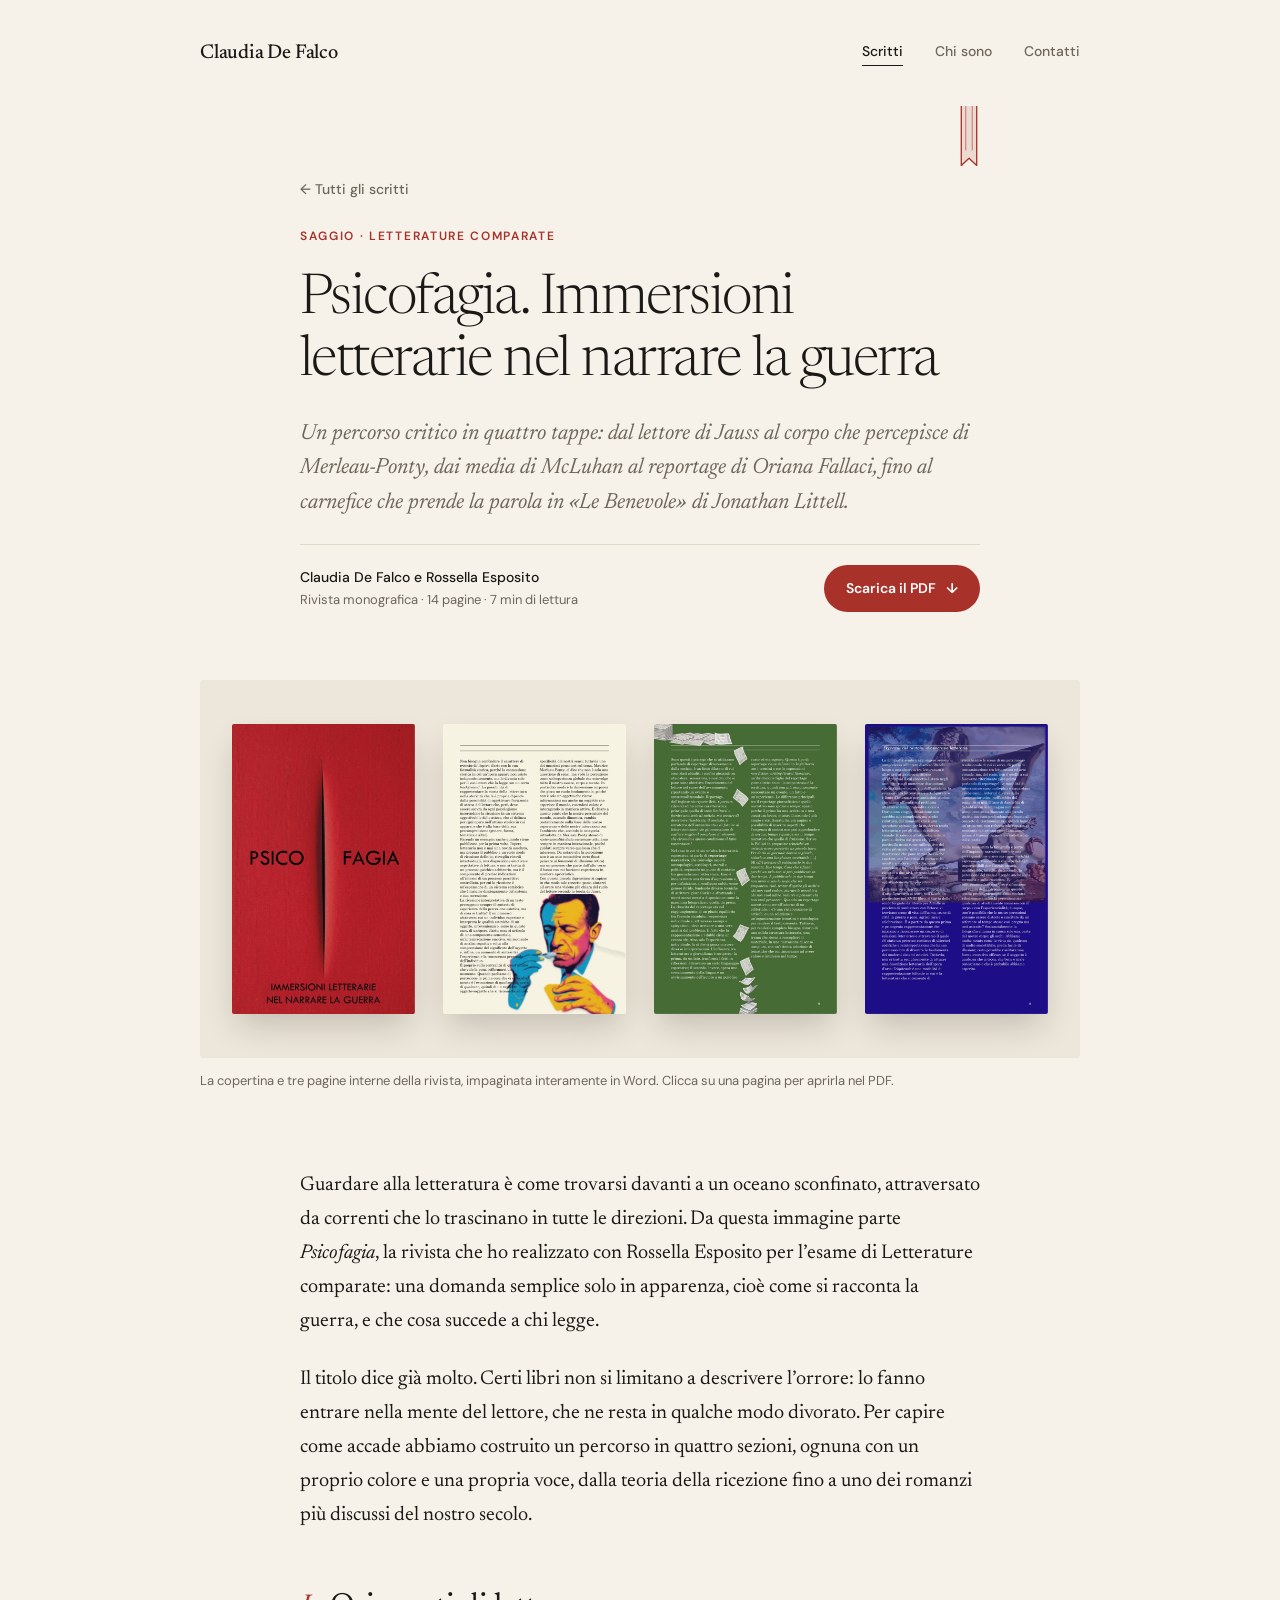
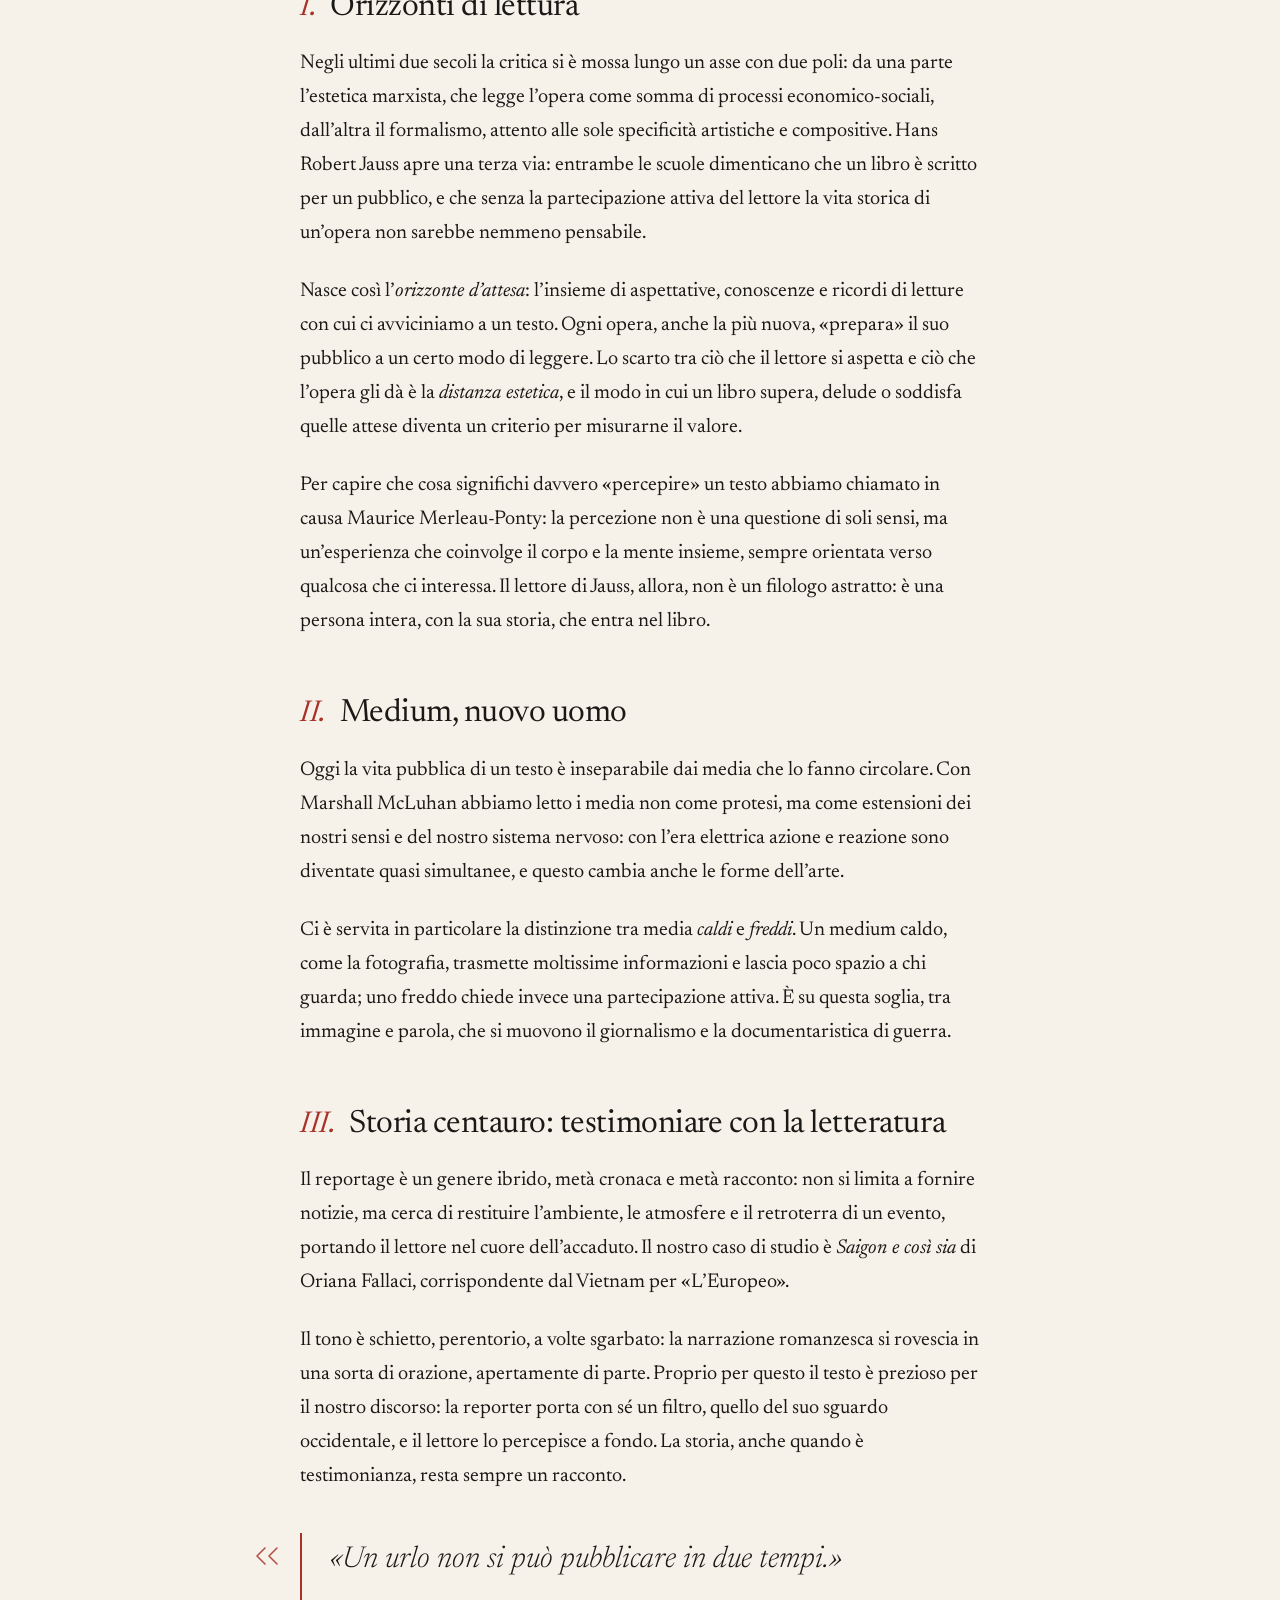
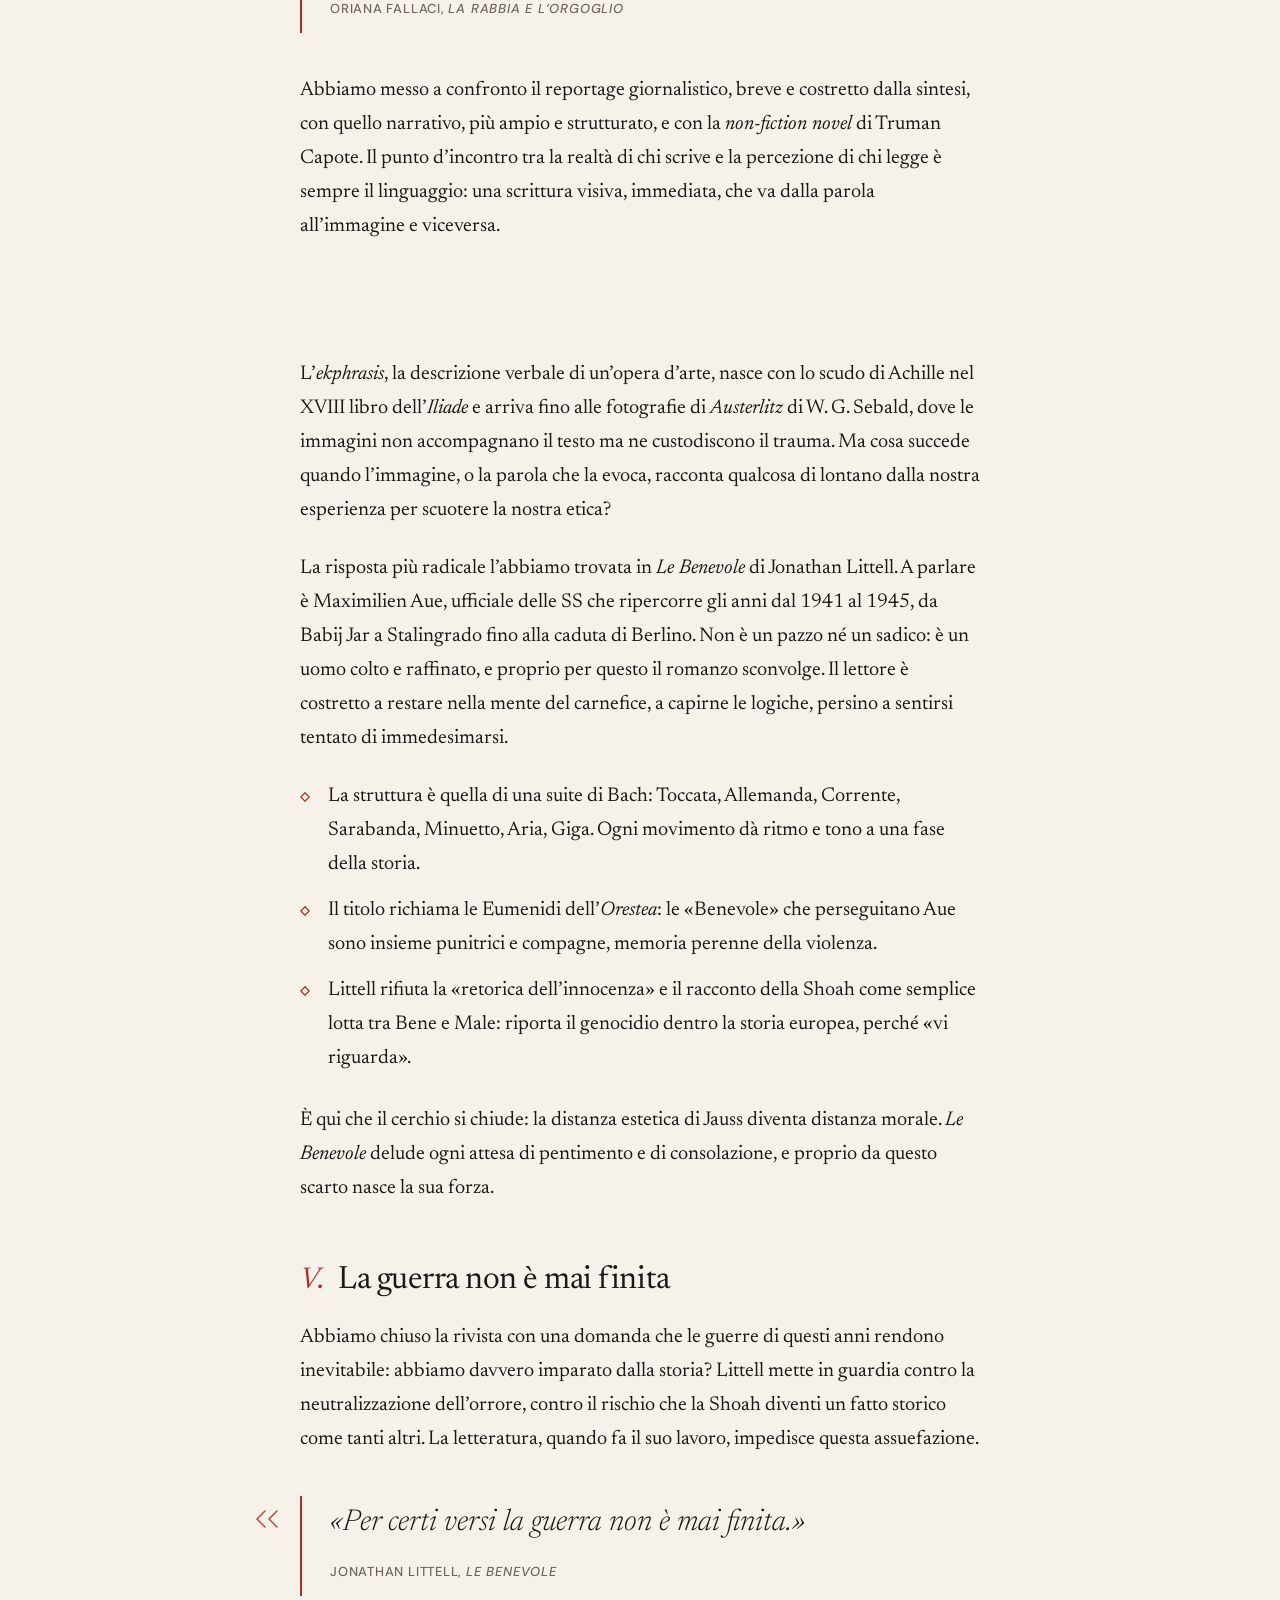
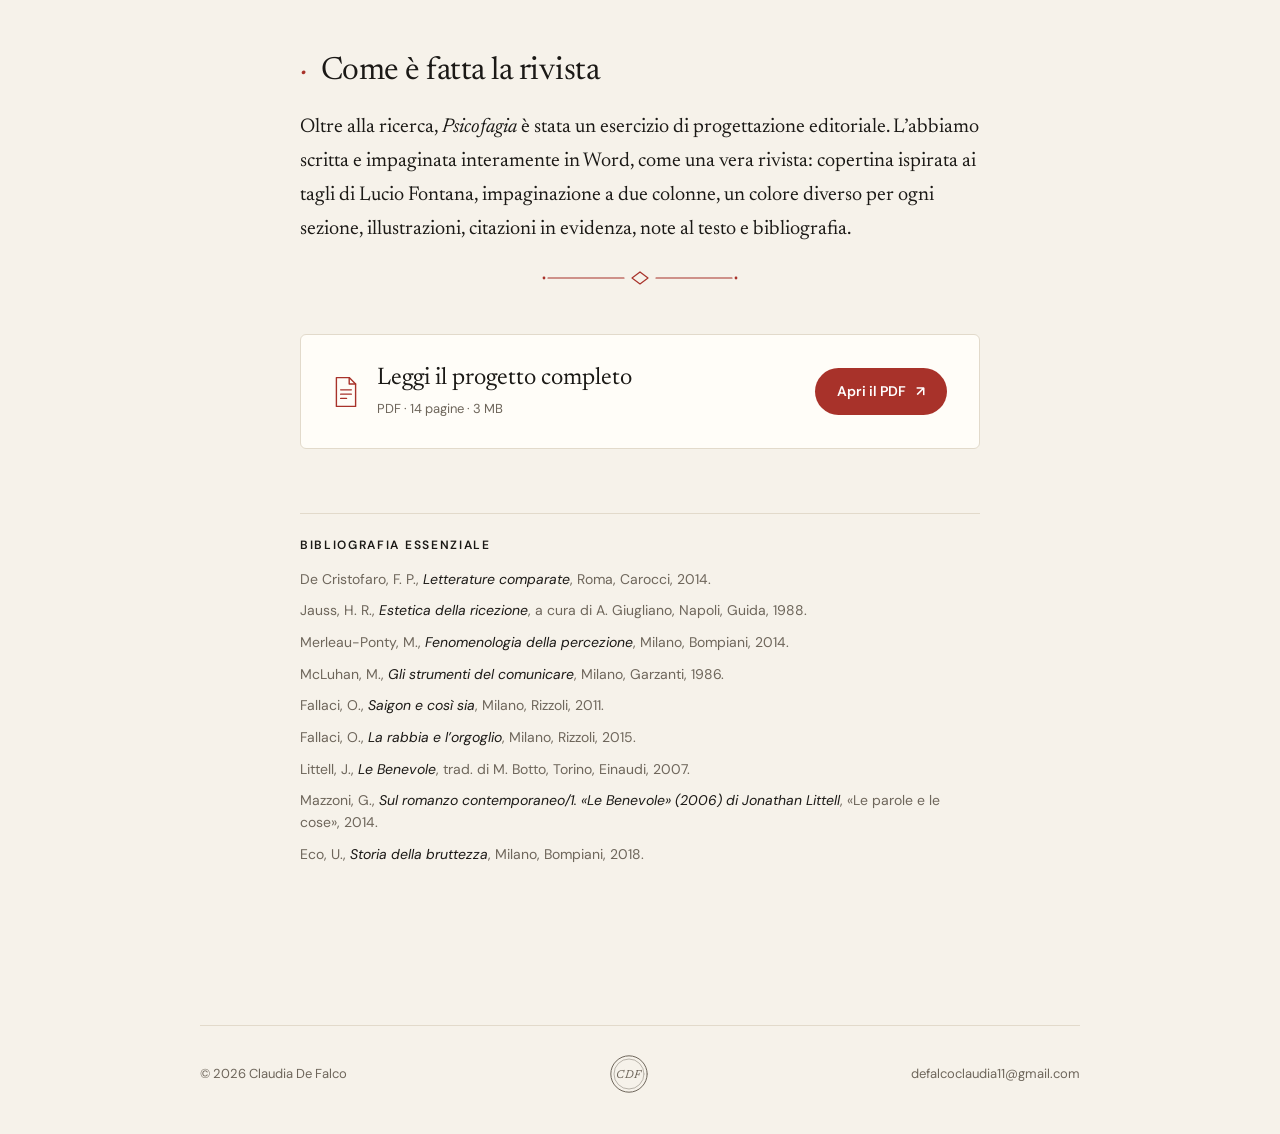
<file: articoli/psicofagia/index.html>
<!doctype html>
<html lang="it">
<head>
  <meta charset="utf-8">
  <meta name="viewport" content="width=device-width, initial-scale=1">
  <title>Psicofagia. Immersioni letterarie nel narrare la guerra · Claudia De Falco</title>
  <meta name="description" content="Un percorso critico in quattro tappe su come la letteratura racconta la guerra: Jauss, Merleau-Ponty, McLuhan, il reportage di Oriana Fallaci e «Le Benevole» di Jonathan Littell.">
  <meta name="author" content="Claudia De Falco">
  <meta property="og:type" content="article">
  <meta property="og:title" content="Psicofagia. Immersioni letterarie nel narrare la guerra">
  <meta property="og:description" content="Come la letteratura racconta la guerra, e cosa chiede a chi legge.">
  <meta property="og:image" content="img/cover.jpg">
  <meta name="theme-color" content="#F6F2EA">
  <link rel="icon" href="../../assets/favicon.svg" type="image/svg+xml">
  <link rel="preconnect" href="https://fonts.googleapis.com">
  <link rel="preconnect" href="https://fonts.gstatic.com" crossorigin>
  <link href="https://fonts.googleapis.com/css2?family=DM+Sans:wght@400;500;600&family=Newsreader:ital,opsz,wght@0,6..72,300;0,6..72,400;0,6..72,500;0,6..72,600;1,6..72,300;1,6..72,400&display=swap" rel="stylesheet">
  <link rel="stylesheet" href="../../assets/style.css?v=20260929b">
  <script src="../../assets/reveal.js?v=20260929b" defer></script>
</head>
<body>
  <header class="wrap site-header">
    <a class="brand" href="../../">Claudia De Falco</a>
    <nav class="nav" aria-label="Principale">
      <a href="../../#scritti" aria-current="page">Scritti</a>
      <a href="../../#chi-sono">Chi sono</a>
      <a href="../../#contatti">Contatti</a>
    </nav>
  </header>

  <main>
    <article>
      <header class="col intro">
        <svg class="orn segnalibro" aria-hidden="true"><use href="../../assets/ornamenti.svg?v=20260929b#segnalibro"/></svg>
        <a class="back" href="../../#scritti">← Tutti gli scritti</a>
        <p class="eyebrow">Saggio · Letterature comparate</p>
        <h1>Psicofagia. Immersioni letterarie nel narrare la guerra</h1>
        <p class="standfirst">Un percorso critico in quattro tappe: dal lettore di Jauss al corpo che percepisce di Merleau-Ponty, dai media di McLuhan al reportage di Oriana Fallaci, fino al carnefice che prende la parola in «Le Benevole» di Jonathan Littell.</p>
        <div class="byline">
          <div>
            <div class="who">Claudia De Falco e Rossella Esposito</div>
            <div class="info">Rivista monografica · 14 pagine · 7 min di lettura</div>
          </div>
          <a class="btn" href="../../assets/psicofagia-de-falco-esposito.pdf" download>Scarica il PDF <span aria-hidden="true">↓</span></a>
        </div>
      </header>

      <figure class="wrap pages">
        <div class="band">
          <a href="../../assets/psicofagia-de-falco-esposito.pdf#page=1" target="_blank" rel="noopener"><img src="img/cover.jpg" width="696" height="1100" alt="Copertina: PSICO FAGIA, tela rossa con un taglio verticale"></a>
          <a href="../../assets/psicofagia-de-falco-esposito.pdf#page=3" target="_blank" rel="noopener"><img src="img/pagina-orizzonti.jpg" width="696" height="1100" alt="Pagina interna della sezione Orizzonti di lettura, con un’illustrazione pop" loading="lazy"></a>
          <a href="../../assets/psicofagia-de-falco-esposito.pdf#page=7" target="_blank" rel="noopener"><img src="img/pagina-reportage.jpg" width="696" height="1100" alt="Pagina verde dedicata al reportage, con fogli di giornale che volano" loading="lazy"></a>
          <a href="../../assets/psicofagia-de-falco-esposito.pdf#page=9" target="_blank" rel="noopener"><img src="img/pagina-ekphrasis.jpg" width="696" height="1100" alt="Pagina blu della sezione Ekphrasis del brutale" loading="lazy"></a>
        </div>
        <figcaption>La copertina e tre pagine interne della rivista, impaginata interamente in Word. Clicca su una pagina per aprirla nel PDF.</figcaption>
      </figure>

      <div class="col prose">
        <p>Guardare alla letteratura è come trovarsi davanti a un oceano sconfinato, attraversato da correnti che lo trascinano in tutte le direzioni. Da questa immagine parte <em>Psicofagia</em>, la rivista che ho realizzato con Rossella Esposito per l’esame di Letterature comparate: una domanda semplice solo in apparenza, cioè come si racconta la guerra, e che cosa succede a chi legge.</p>
        <p>Il titolo dice già molto. Certi libri non si limitano a descrivere l’orrore: lo fanno entrare nella mente del lettore, che ne resta in qualche modo divorato. Per capire come accade abbiamo costruito un percorso in quattro sezioni, ognuna con un proprio colore e una propria voce, dalla teoria della ricezione fino a uno dei romanzi più discussi del nostro secolo.</p>

        <h2><span class="num">I.</span> Orizzonti di lettura</h2>
        <p>Negli ultimi due secoli la critica si è mossa lungo un asse con due poli: da una parte l’estetica marxista, che legge l’opera come somma di processi economico-sociali, dall’altra il formalismo, attento alle sole specificità artistiche e compositive. Hans Robert Jauss apre una terza via: entrambe le scuole dimenticano che un libro è scritto per un pubblico, e che senza la partecipazione attiva del lettore la vita storica di un’opera non sarebbe nemmeno pensabile.</p>
        <p>Nasce così l’<em>orizzonte d’attesa</em>: l’insieme di aspettative, conoscenze e ricordi di letture con cui ci avviciniamo a un testo. Ogni opera, anche la più nuova, «prepara» il suo pubblico a un certo modo di leggere. Lo scarto tra ciò che il lettore si aspetta e ciò che l’opera gli dà è la <em>distanza estetica</em>, e il modo in cui un libro supera, delude o soddisfa quelle attese diventa un criterio per misurarne il valore.</p>
        <p>Per capire che cosa significhi davvero «percepire» un testo abbiamo chiamato in causa Maurice Merleau-Ponty: la percezione non è una questione di soli sensi, ma un’esperienza che coinvolge il corpo e la mente insieme, sempre orientata verso qualcosa che ci interessa. Il lettore di Jauss, allora, non è un filologo astratto: è una persona intera, con la sua storia, che entra nel libro.</p>

        <h2><span class="num">II.</span> Medium, nuovo uomo</h2>
        <p>Oggi la vita pubblica di un testo è inseparabile dai media che lo fanno circolare. Con Marshall McLuhan abbiamo letto i media non come protesi, ma come estensioni dei nostri sensi e del nostro sistema nervoso: con l’era elettrica azione e reazione sono diventate quasi simultanee, e questo cambia anche le forme dell’arte.</p>
        <p>Ci è servita in particolare la distinzione tra media <em>caldi</em> e <em>freddi</em>. Un medium caldo, come la fotografia, trasmette moltissime informazioni e lascia poco spazio a chi guarda; uno freddo chiede invece una partecipazione attiva. È su questa soglia, tra immagine e parola, che si muovono il giornalismo e la documentaristica di guerra.</p>

        <h2><span class="num">III.</span> Storia centauro: testimoniare con la letteratura</h2>
        <p>Il reportage è un genere ibrido, metà cronaca e metà racconto: non si limita a fornire notizie, ma cerca di restituire l’ambiente, le atmosfere e il retroterra di un evento, portando il lettore nel cuore dell’accaduto. Il nostro caso di studio è <em>Saigon e così sia</em> di Oriana Fallaci, corrispondente dal Vietnam per «L’Europeo».</p>
        <p>Il tono è schietto, perentorio, a volte sgarbato: la narrazione romanzesca si rovescia in una sorta di orazione, apertamente di parte. Proprio per questo il testo è prezioso per il nostro discorso: la reporter porta con sé un filtro, quello del suo sguardo occidentale, e il lettore lo percepisce a fondo. La storia, anche quando è testimonianza, resta sempre un racconto.</p>
        <blockquote>
          <p>«Un urlo non si può pubblicare in due tempi.»</p>
          <cite>Oriana Fallaci, <i>La rabbia e l’orgoglio</i></cite>
        </blockquote>
        <p>Abbiamo messo a confronto il reportage giornalistico, breve e costretto dalla sintesi, con quello narrativo, più ampio e strutturato, e con la <em>non-fiction novel</em> di Truman Capote. Il punto d’incontro tra la realtà di chi scrive e la percezione di chi legge è sempre il linguaggio: una scrittura visiva, immediata, che va dalla parola all’immagine e viceversa.</p>

        <h2><span class="num">IV.</span> Ekphrasis del brutale</h2>
        <p>L’<em>ekphrasis</em>, la descrizione verbale di un’opera d’arte, nasce con lo scudo di Achille nel XVIII libro dell’<em>Iliade</em> e arriva fino alle fotografie di <em>Austerlitz</em> di W.&nbsp;G. Sebald, dove le immagini non accompagnano il testo ma ne custodiscono il trauma. Ma cosa succede quando l’immagine, o la parola che la evoca, racconta qualcosa di lontano dalla nostra esperienza per scuotere la nostra etica?</p>
        <p>La risposta più radicale l’abbiamo trovata in <em>Le Benevole</em> di Jonathan Littell. A parlare è Maximilien Aue, ufficiale delle SS che ripercorre gli anni dal 1941 al 1945, da Babij Jar a Stalingrado fino alla caduta di Berlino. Non è un pazzo né un sadico: è un uomo colto e raffinato, e proprio per questo il romanzo sconvolge. Il lettore è costretto a restare nella mente del carnefice, a capirne le logiche, persino a sentirsi tentato di immedesimarsi.</p>
        <ul class="keypoints">
          <li>La struttura è quella di una suite di Bach: Toccata, Allemanda, Corrente, Sarabanda, Minuetto, Aria, Giga. Ogni movimento dà ritmo e tono a una fase della storia.</li>
          <li>Il titolo richiama le Eumenidi dell’<em>Orestea</em>: le «Benevole» che perseguitano Aue sono insieme punitrici e compagne, memoria perenne della violenza.</li>
          <li>Littell rifiuta la «retorica dell’innocenza» e il racconto della Shoah come semplice lotta tra Bene e Male: riporta il genocidio dentro la storia europea, perché «vi riguarda».</li>
        </ul>
        <p>È qui che il cerchio si chiude: la distanza estetica di Jauss diventa distanza morale. <em>Le Benevole</em> delude ogni attesa di pentimento e di consolazione, e proprio da questo scarto nasce la sua forza.</p>

        <h2><span class="num">V.</span> La guerra non è mai finita</h2>
        <p>Abbiamo chiuso la rivista con una domanda che le guerre di questi anni rendono inevitabile: abbiamo davvero imparato dalla storia? Littell mette in guardia contro la neutralizzazione dell’orrore, contro il rischio che la Shoah diventi un fatto storico come tanti altri. La letteratura, quando fa il suo lavoro, impedisce questa assuefazione.</p>
        <blockquote>
          <p>«Per certi versi la guerra non è mai finita.»</p>
          <cite>Jonathan Littell, <i>Le Benevole</i></cite>
        </blockquote>

        <h2><span class="num">·</span> Come è fatta la rivista</h2>
        <p>Oltre alla ricerca, <em>Psicofagia</em> è stata un esercizio di progettazione editoriale. L’abbiamo scritta e impaginata interamente in Word, come una vera rivista: copertina ispirata ai tagli di Lucio Fontana, impaginazione a due colonne, un colore diverso per ogni sezione, illustrazioni, citazioni in evidenza, note al testo e bibliografia.</p>

        <div class="finis" aria-hidden="true"><svg><use href="../../assets/ornamenti.svg?v=20260929b#filetto"/></svg></div>

        <div class="download">
          <div>
            <svg class="orn doc-icon" aria-hidden="true"><use href="../../assets/ornamenti.svg?v=20260929b#documento"/></svg>
            <p class="t">Leggi il progetto completo</p>
            <p class="s">PDF · 14 pagine · 3 MB</p>
          </div>
          <a class="btn" href="../../assets/psicofagia-de-falco-esposito.pdf" target="_blank" rel="noopener">Apri il PDF <span aria-hidden="true">↗</span></a>
        </div>

        <section class="biblio" aria-labelledby="biblio-title">
          <h2 class="label" id="biblio-title">Bibliografia essenziale</h2>
          <ul>
            <li>De Cristofaro, F.&nbsp;P., <i>Letterature comparate</i>, Roma, Carocci, 2014.</li>
            <li>Jauss, H.&nbsp;R., <i>Estetica della ricezione</i>, a cura di A. Giugliano, Napoli, Guida, 1988.</li>
            <li>Merleau-Ponty, M., <i>Fenomenologia della percezione</i>, Milano, Bompiani, 2014.</li>
            <li>McLuhan, M., <i>Gli strumenti del comunicare</i>, Milano, Garzanti, 1986.</li>
            <li>Fallaci, O., <i>Saigon e così sia</i>, Milano, Rizzoli, 2011.</li>
            <li>Fallaci, O., <i>La rabbia e l’orgoglio</i>, Milano, Rizzoli, 2015.</li>
            <li>Littell, J., <i>Le Benevole</i>, trad. di M. Botto, Torino, Einaudi, 2007.</li>
            <li>Mazzoni, G., <i>Sul romanzo contemporaneo/1. «Le Benevole» (2006) di Jonathan Littell</i>, «Le parole e le cose», 2014.</li>
            <li>Eco, U., <i>Storia della bruttezza</i>, Milano, Bompiani, 2018.</li>
          </ul>
        </section>
      </div>
    </article>
  </main>

  <footer class="wrap site-footer">
    <span>© 2026 Claudia De Falco</span>
    <svg class="orn monogram" aria-hidden="true"><use href="../../assets/ornamenti.svg?v=20260929b#monogramma"/></svg>
    <a href="mailto:defalcoclaudia11@gmail.com">defalcoclaudia11@gmail.com</a>
  </footer>
</body>
</html>
</file>
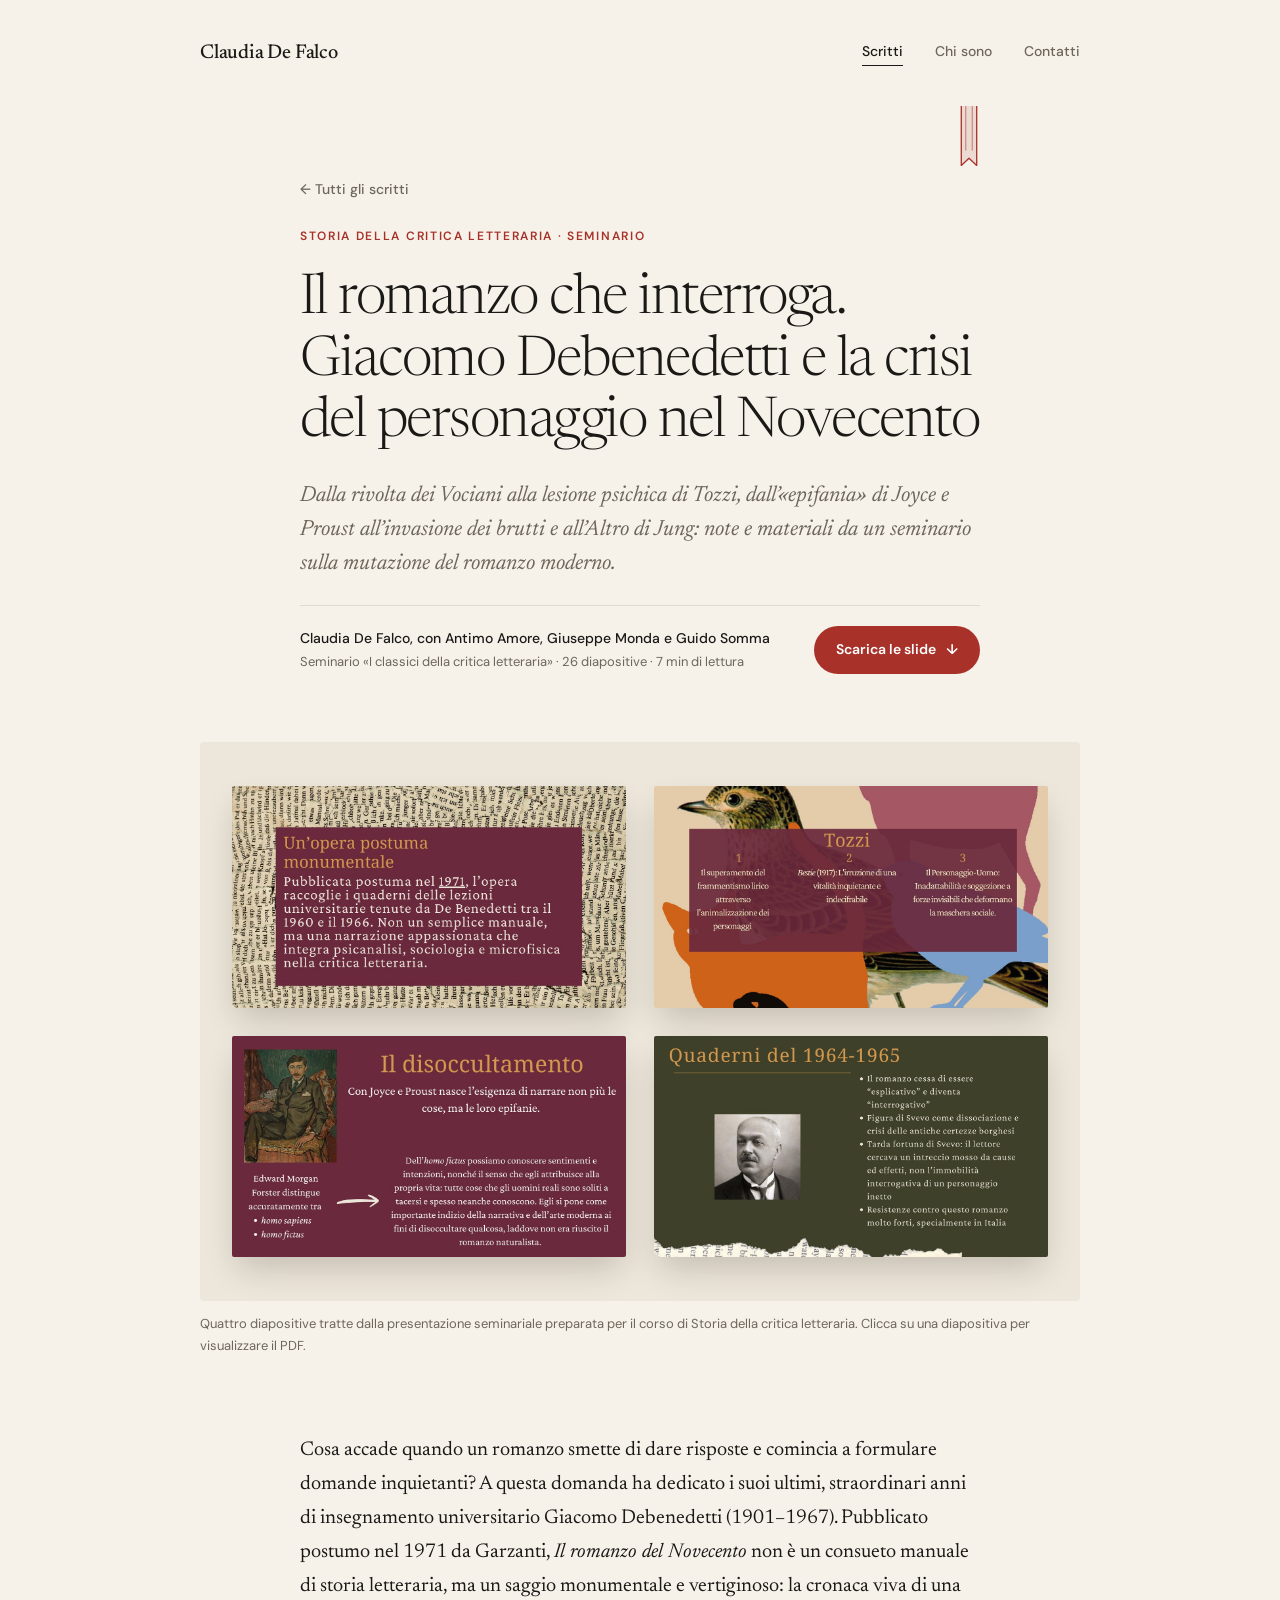
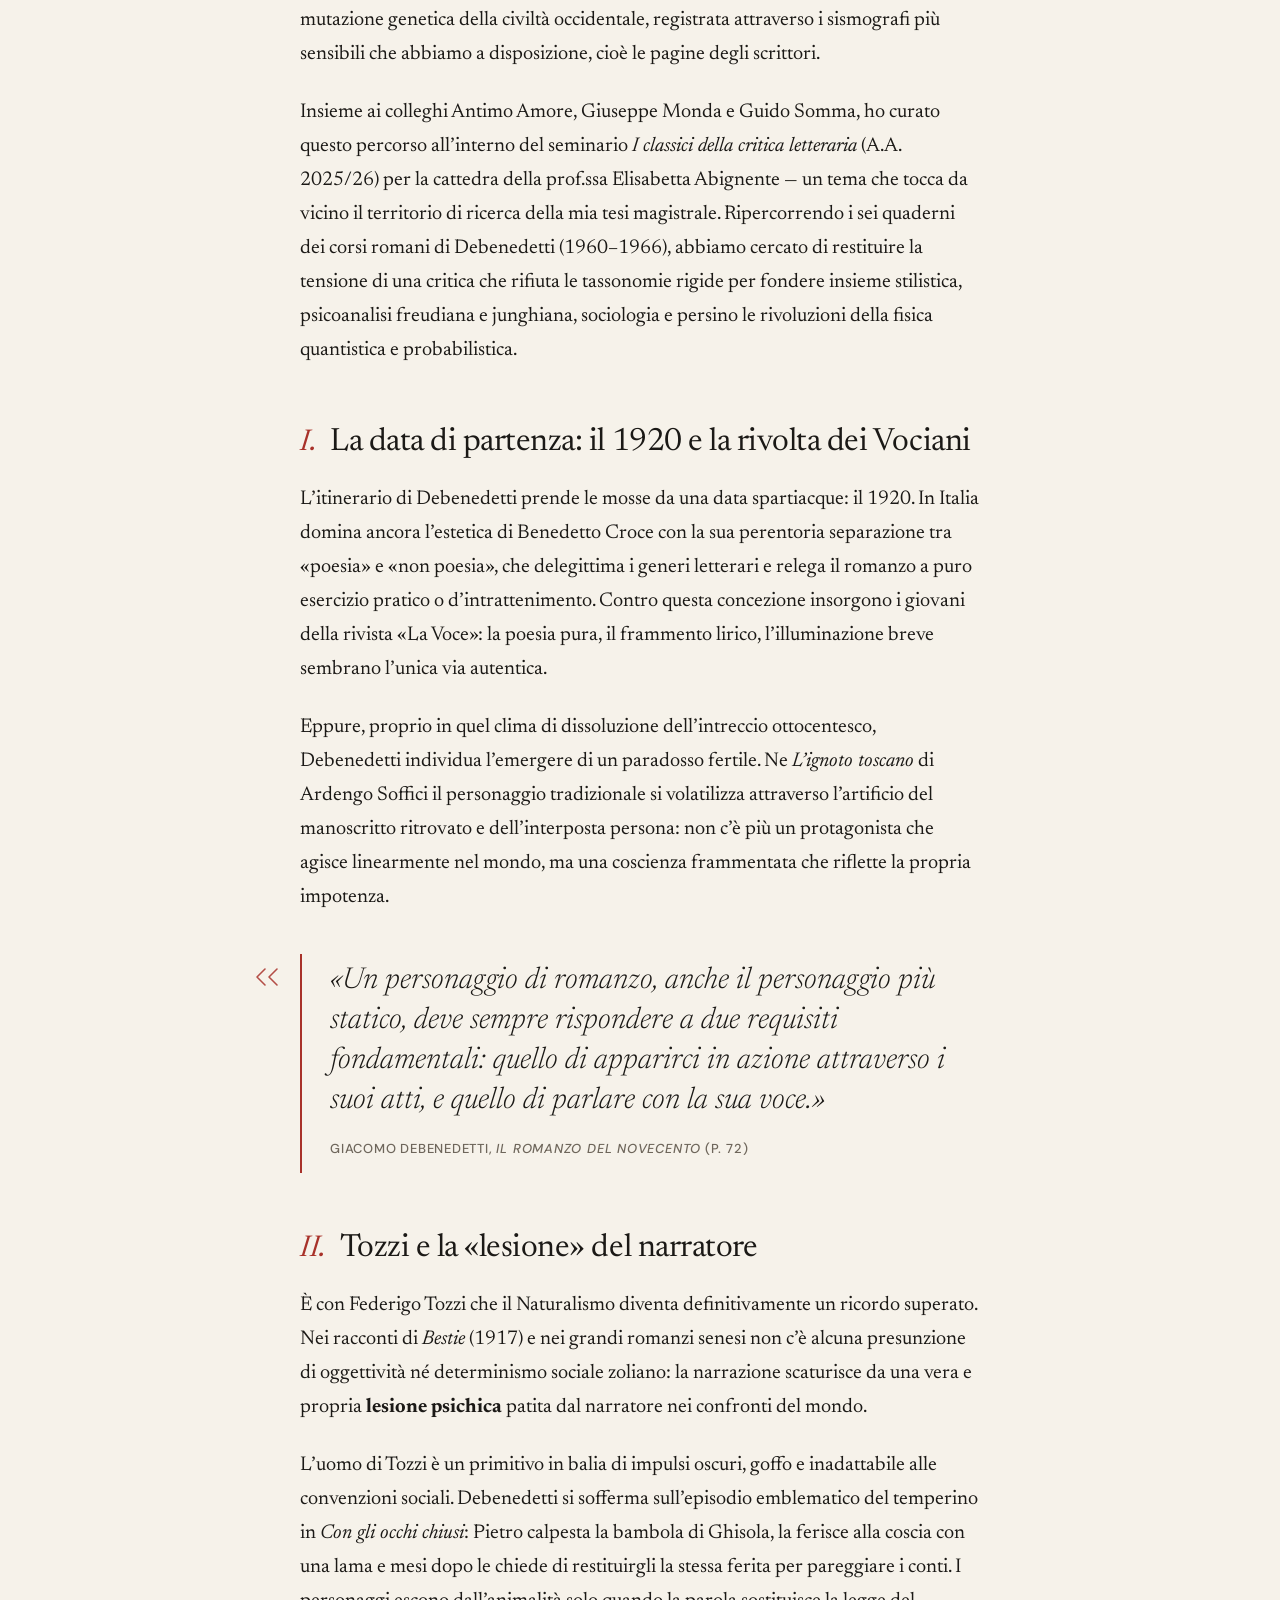
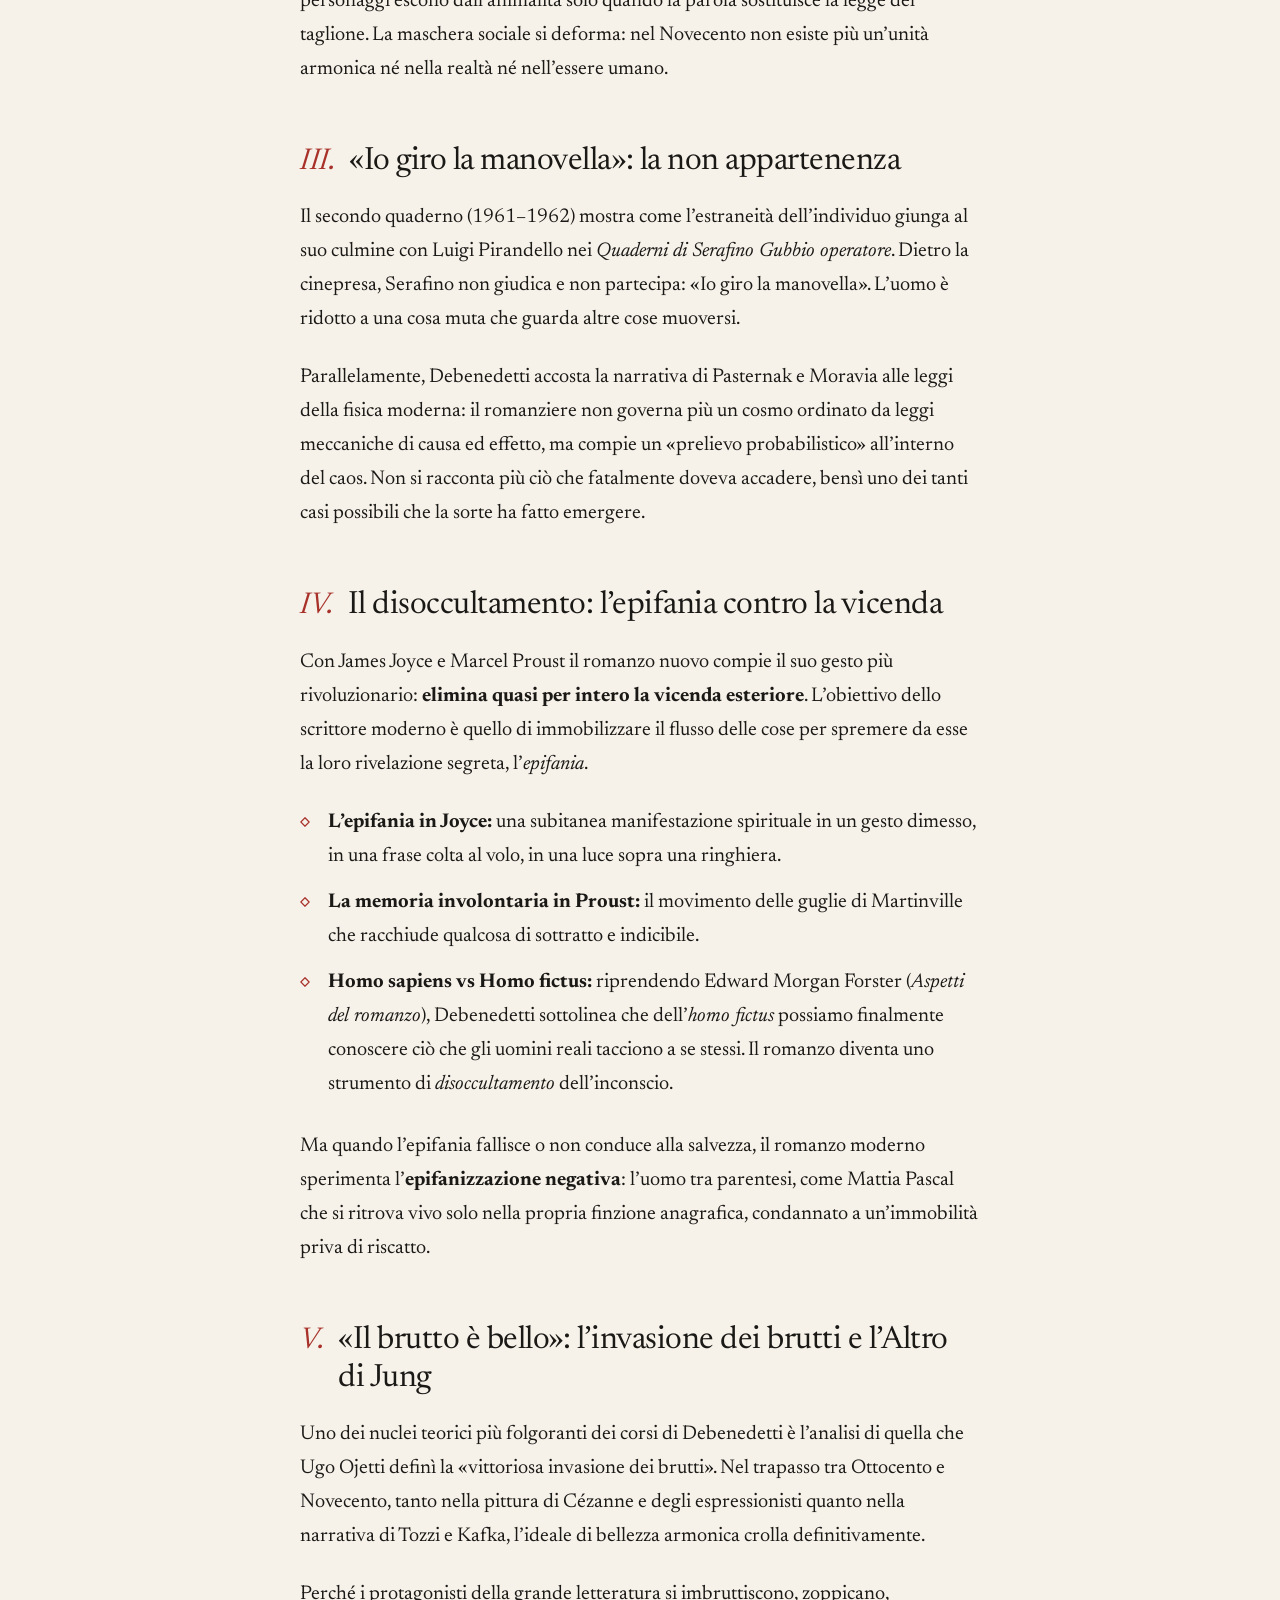
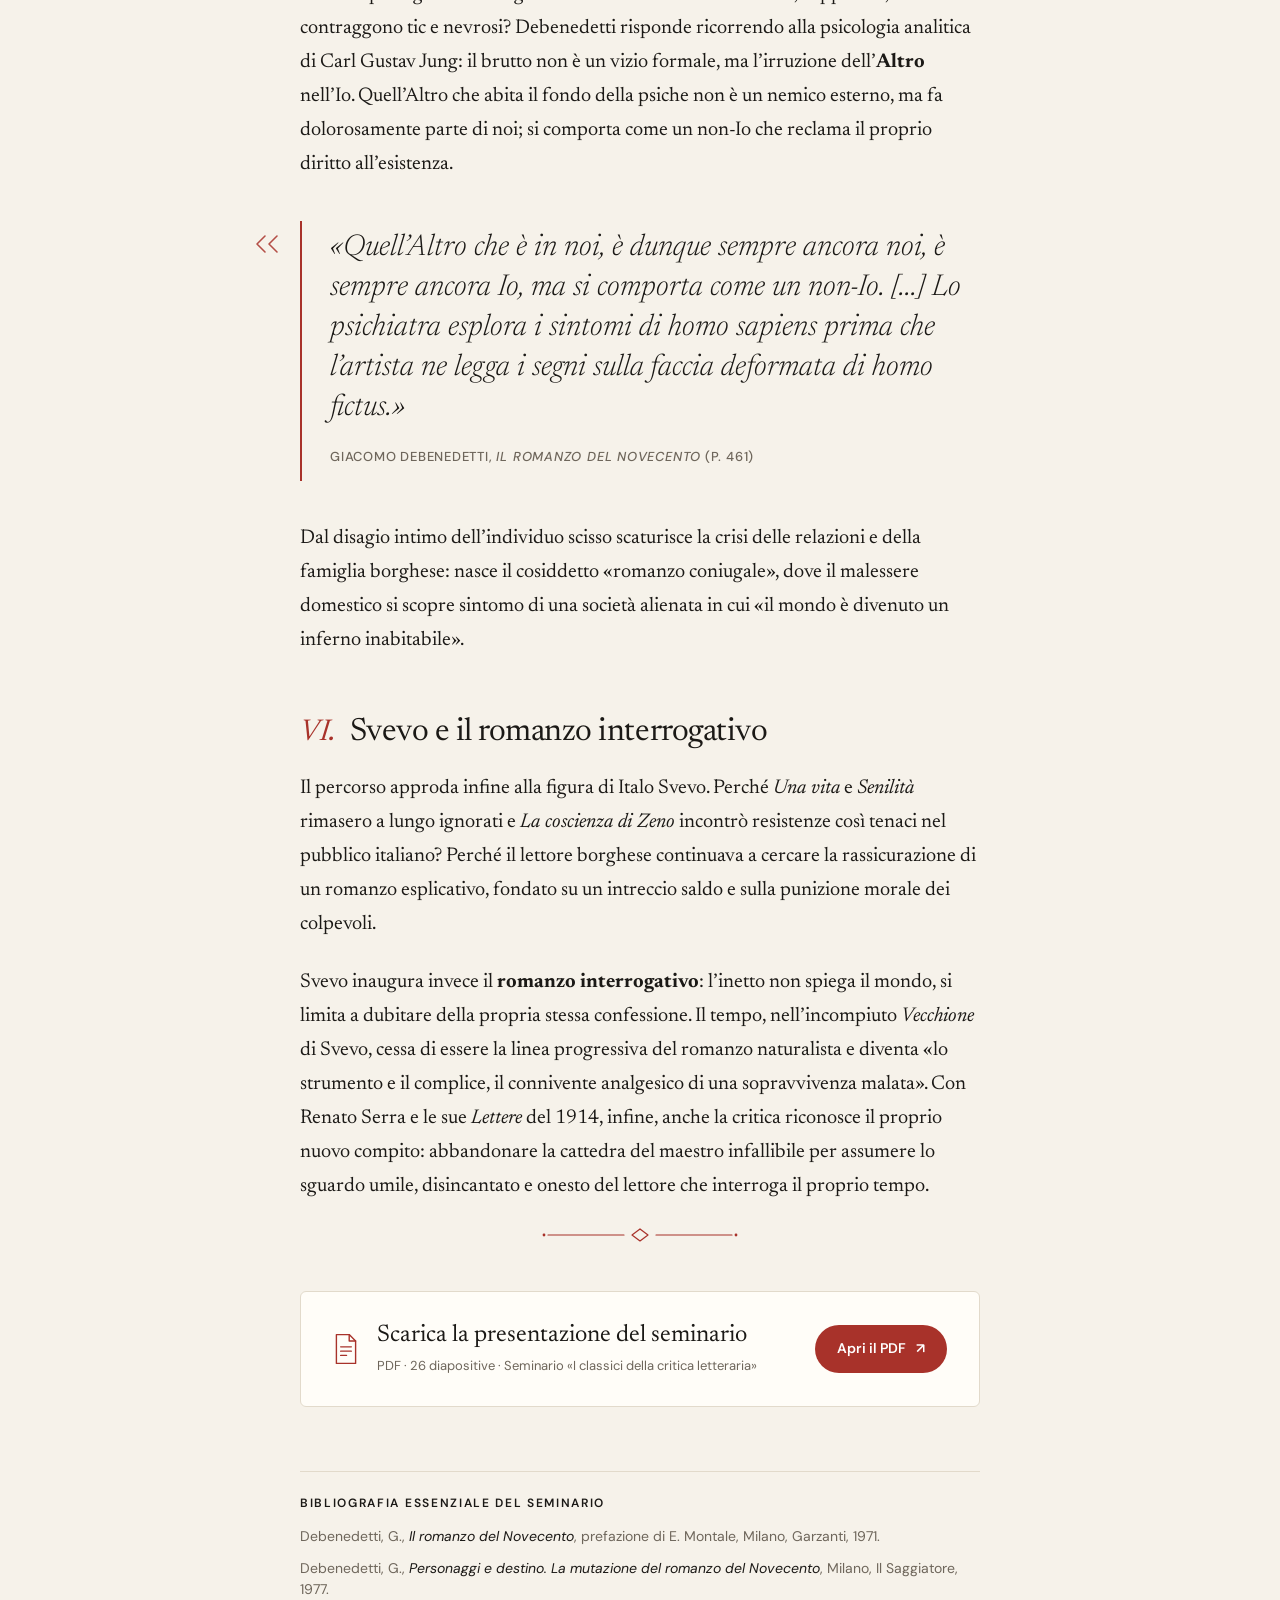
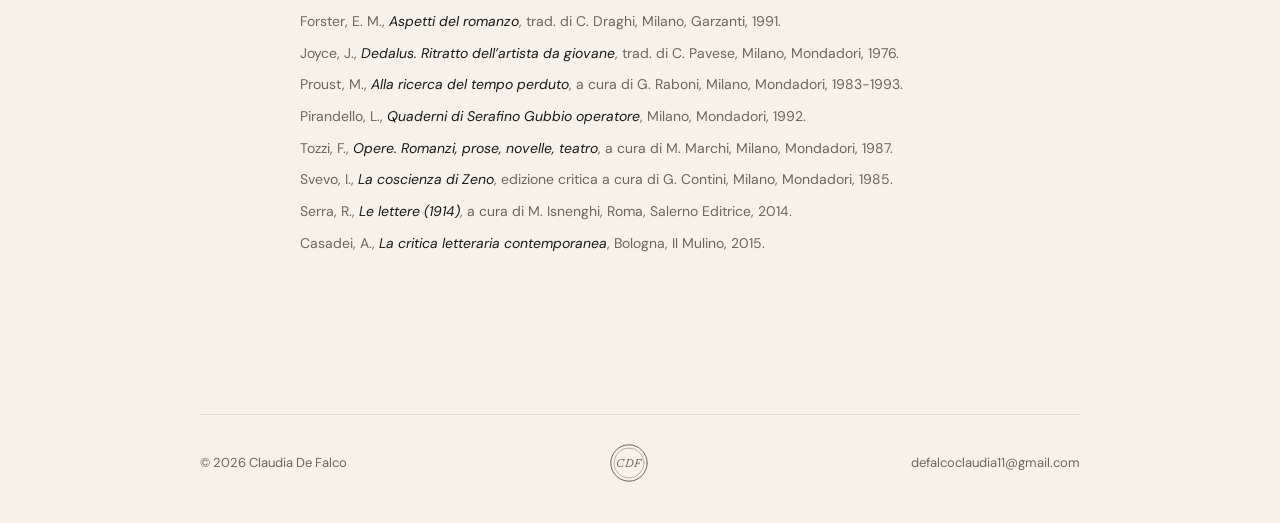
<file: articoli/seminario-debenedetti/index.html>
<!doctype html>
<html lang="it">
<head>
  <meta charset="utf-8">
  <meta name="viewport" content="width=device-width, initial-scale=1">
  <title>Il romanzo che interroga. Giacomo Debenedetti e il Novecento · Claudia De Falco</title>
  <meta name="description" content="Note e materiali dal seminario universitario su Giacomo Debenedetti e «Il romanzo del Novecento»: Tozzi, Pirandello, Joyce, Proust, Svevo e la crisi dell'uomo.">
  <meta name="author" content="Claudia De Falco">
  <meta property="og:type" content="article">
  <meta property="og:title" content="Il romanzo che interroga. Giacomo Debenedetti e il Novecento">
  <meta property="og:description" content="Come la critica di Debenedetti intreccia psicanalisi e teoria della probabilità per raccontare la metamorfosi del romanzo moderno.">
  <meta property="og:image" content="img/cover.jpg">
  <meta name="theme-color" content="#F6F2EA">
  <link rel="icon" href="../../assets/favicon.svg" type="image/svg+xml">
  <link rel="preconnect" href="https://fonts.googleapis.com">
  <link rel="preconnect" href="https://fonts.gstatic.com" crossorigin>
  <link href="https://fonts.googleapis.com/css2?family=DM+Sans:wght@400;500;600&family=Newsreader:ital,opsz,wght@0,6..72,300;0,6..72,400;0,6..72,500;0,6..72,600;1,6..72,300;1,6..72,400&display=swap" rel="stylesheet">
  <link rel="stylesheet" href="../../assets/style.css?v=20260929b">
  <script src="../../assets/reveal.js?v=20260929b" defer></script>
</head>
<body>
  <header class="wrap site-header">
    <a class="brand" href="../../">Claudia De Falco</a>
    <nav class="nav" aria-label="Principale">
      <a href="../../#scritti" aria-current="page">Scritti</a>
      <a href="../../#chi-sono">Chi sono</a>
      <a href="../../#contatti">Contatti</a>
    </nav>
  </header>

  <main>
    <article>
      <header class="col intro">
        <svg class="orn segnalibro" aria-hidden="true"><use href="../../assets/ornamenti.svg?v=20260929b#segnalibro"/></svg>
        <a class="back" href="../../#scritti">← Tutti gli scritti</a>
        <p class="eyebrow">Storia della critica letteraria · Seminario</p>
        <h1>Il romanzo che interroga. Giacomo Debenedetti e la crisi del personaggio nel Novecento</h1>
        <p class="standfirst">Dalla rivolta dei Vociani alla lesione psichica di Tozzi, dall’«epifania» di Joyce e Proust all’invasione dei brutti e all’Altro di Jung: note e materiali da un seminario sulla mutazione del romanzo moderno.</p>
        <div class="byline">
          <div>
            <div class="who">Claudia De Falco, con Antimo Amore, Giuseppe Monda e Guido Somma</div>
            <div class="info">Seminario «I classici della critica letteraria» · 26 diapositive · 7 min di lettura</div>
          </div>
          <a class="btn" href="../../assets/seminario-debenedetti.pdf" download>Scarica le slide <span aria-hidden="true">↓</span></a>
        </div>
      </header>

      <figure class="wrap pages">
        <div class="band wide">
          <a href="../../assets/seminario-debenedetti.pdf#page=3" target="_blank" rel="noopener"><img src="img/slide-postuma.jpg" width="1200" height="675" alt="Slide 3: Un’opera postuma monumentale. I quaderni 1960-1966 di Giacomo Debenedetti"></a>
          <a href="../../assets/seminario-debenedetti.pdf#page=7" target="_blank" rel="noopener"><img src="img/slide-tozzi.jpg" width="1200" height="675" alt="Slide 7: Tozzi e il superamento del frammentismo lirico attraverso l’animalizzazione dei personaggi" loading="lazy"></a>
          <a href="../../assets/seminario-debenedetti.pdf#page=18" target="_blank" rel="noopener"><img src="img/slide-disoccultamento.jpg" width="1200" height="675" alt="Slide 18: Il disoccultamento. Joyce, Proust e la distinzione di Forster tra homo sapiens e homo fictus" loading="lazy"></a>
          <a href="../../assets/seminario-debenedetti.pdf#page=22" target="_blank" rel="noopener"><img src="img/slide-svevo.jpg" width="1200" height="675" alt="Slide 22: Il romanzo cessa di essere esplicativo e diventa interrogativo: il caso Svevo" loading="lazy"></a>
        </div>
        <figcaption>Quattro diapositive tratte dalla presentazione seminariale preparata per il corso di Storia della critica letteraria. Clicca su una diapositiva per visualizzare il PDF.</figcaption>
      </figure>

      <div class="col prose">
        <p>Cosa accade quando un romanzo smette di dare risposte e comincia a formulare domande inquietanti? A questa domanda ha dedicato i suoi ultimi, straordinari anni di insegnamento universitario Giacomo Debenedetti (1901–1967). Pubblicato postumo nel 1971 da Garzanti, <em>Il romanzo del Novecento</em> non è un consueto manuale di storia letteraria, ma un saggio monumentale e vertiginoso: la cronaca viva di una mutazione genetica della civiltà occidentale, registrata attraverso i sismografi più sensibili che abbiamo a disposizione, cioè le pagine degli scrittori.</p>
        <p>Insieme ai colleghi Antimo Amore, Giuseppe Monda e Guido Somma, ho curato questo percorso all’interno del seminario <em>I classici della critica letteraria</em> (A.A. 2025/26) per la cattedra della prof.ssa Elisabetta Abignente — un tema che tocca da vicino il territorio di ricerca della mia tesi magistrale. Ripercorrendo i sei quaderni dei corsi romani di Debenedetti (1960–1966), abbiamo cercato di restituire la tensione di una critica che rifiuta le tassonomie rigide per fondere insieme stilistica, psicoanalisi freudiana e junghiana, sociologia e persino le rivoluzioni della fisica quantistica e probabilistica.</p>

        <h2><span class="num">I.</span> La data di partenza: il 1920 e la rivolta dei Vociani</h2>
        <p>L’itinerario di Debenedetti prende le mosse da una data spartiacque: il 1920. In Italia domina ancora l’estetica di Benedetto Croce con la sua perentoria separazione tra «poesia» e «non poesia», che delegittima i generi letterari e relega il romanzo a puro esercizio pratico o d’intrattenimento. Contro questa concezione insorgono i giovani della rivista «La Voce»: la poesia pura, il frammento lirico, l’illuminazione breve sembrano l’unica via autentica.</p>
        <p>Eppure, proprio in quel clima di dissoluzione dell’intreccio ottocentesco, Debenedetti individua l’emergere di un paradosso fertile. Ne <em>L’ignoto toscano</em> di Ardengo Soffici il personaggio tradizionale si volatilizza attraverso l’artificio del manoscritto ritrovato e dell’interposta persona: non c’è più un protagonista che agisce linearmente nel mondo, ma una coscienza frammentata che riflette la propria impotenza.</p>
        <blockquote>
          <p>«Un personaggio di romanzo, anche il personaggio più statico, deve sempre rispondere a due requisiti fondamentali: quello di apparirci in azione attraverso i suoi atti, e quello di parlare con la sua voce.»</p>
          <cite>Giacomo Debenedetti, <i>Il romanzo del Novecento</i> (p. 72)</cite>
        </blockquote>

        <h2><span class="num">II.</span> Tozzi e la «lesione» del narratore</h2>
        <p>È con Federigo Tozzi che il Naturalismo diventa definitivamente un ricordo superato. Nei racconti di <em>Bestie</em> (1917) e nei grandi romanzi senesi non c’è alcuna presunzione di oggettività né determinismo sociale zoliano: la narrazione scaturisce da una vera e propria <strong>lesione psichica</strong> patita dal narratore nei confronti del mondo.</p>
        <p>L’uomo di Tozzi è un primitivo in balia di impulsi oscuri, goffo e inadattabile alle convenzioni sociali. Debenedetti si sofferma sull’episodio emblematico del temperino in <em>Con gli occhi chiusi</em>: Pietro calpesta la bambola di Ghisola, la ferisce alla coscia con una lama e mesi dopo le chiede di restituirgli la stessa ferita per pareggiare i conti. I personaggi escono dall’animalità solo quando la parola sostituisce la legge del taglione. La maschera sociale si deforma: nel Novecento non esiste più un’unità armonica né nella realtà né nell’essere umano.</p>

        <h2><span class="num">III.</span> «Io giro la manovella»: la non appartenenza</h2>
        <p>Il secondo quaderno (1961–1962) mostra come l’estraneità dell’individuo giunga al suo culmine con Luigi Pirandello nei <em>Quaderni di Serafino Gubbio operatore</em>. Dietro la cinepresa, Serafino non giudica e non partecipa: «Io giro la manovella». L’uomo è ridotto a una cosa muta che guarda altre cose muoversi.</p>
        <p>Parallelamente, Debenedetti accosta la narrativa di Pasternak e Moravia alle leggi della fisica moderna: il romanziere non governa più un cosmo ordinato da leggi meccaniche di causa ed effetto, ma compie un «prelievo probabilistico» all’interno del caos. Non si racconta più ciò che fatalmente doveva accadere, bensì uno dei tanti casi possibili che la sorte ha fatto emergere.</p>

        <h2><span class="num">IV.</span> Il disoccultamento: l’epifania contro la vicenda</h2>
        <p>Con James Joyce e Marcel Proust il romanzo nuovo compie il suo gesto più rivoluzionario: <strong>elimina quasi per intero la vicenda esteriore</strong>. L’obiettivo dello scrittore moderno è quello di immobilizzare il flusso delle cose per spremere da esse la loro rivelazione segreta, l’<em>epifania</em>.</p>
        <ul class="keypoints">
          <li><strong>L’epifania in Joyce:</strong> una subitanea manifestazione spirituale in un gesto dimesso, in una frase colta al volo, in una luce sopra una ringhiera.</li>
          <li><strong>La memoria involontaria in Proust:</strong> il movimento delle guglie di Martinville che racchiude qualcosa di sottratto e indicibile.</li>
          <li><strong>Homo sapiens vs Homo fictus:</strong> riprendendo Edward Morgan Forster (<em>Aspetti del romanzo</em>), Debenedetti sottolinea che dell’<em>homo fictus</em> possiamo finalmente conoscere ciò che gli uomini reali tacciono a se stessi. Il romanzo diventa uno strumento di <em>disoccultamento</em> dell’inconscio.</li>
        </ul>
        <p>Ma quando l’epifania fallisce o non conduce alla salvezza, il romanzo moderno sperimenta l’<strong>epifanizzazione negativa</strong>: l’uomo tra parentesi, come Mattia Pascal che si ritrova vivo solo nella propria finzione anagrafica, condannato a un’immobilità priva di riscatto.</p>

        <h2><span class="num">V.</span> «Il brutto è bello»: l’invasione dei brutti e l’Altro di Jung</h2>
        <p>Uno dei nuclei teorici più folgoranti dei corsi di Debenedetti è l’analisi di quella che Ugo Ojetti definì la «vittoriosa invasione dei brutti». Nel trapasso tra Ottocento e Novecento, tanto nella pittura di Cézanne e degli espressionisti quanto nella narrativa di Tozzi e Kafka, l’ideale di bellezza armonica crolla definitivamente.</p>
        <p>Perché i protagonisti della grande letteratura si imbruttiscono, zoppicano, contraggono tic e nevrosi? Debenedetti risponde ricorrendo alla psicologia analitica di Carl Gustav Jung: il brutto non è un vizio formale, ma l’irruzione dell’<strong>Altro</strong> nell’Io. Quell’Altro che abita il fondo della psiche non è un nemico esterno, ma fa dolorosamente parte di noi; si comporta come un non-Io che reclama il proprio diritto all’esistenza.</p>
        <blockquote>
          <p>«Quell’Altro che è in noi, è dunque sempre ancora noi, è sempre ancora Io, ma si comporta come un non-Io. [...] Lo psichiatra esplora i sintomi di homo sapiens prima che l’artista ne legga i segni sulla faccia deformata di homo fictus.»</p>
          <cite>Giacomo Debenedetti, <i>Il romanzo del Novecento</i> (p. 461)</cite>
        </blockquote>
        <p>Dal disagio intimo dell’individuo scisso scaturisce la crisi delle relazioni e della famiglia borghese: nasce il cosiddetto «romanzo coniugale», dove il malessere domestico si scopre sintomo di una società alienata in cui «il mondo è divenuto un inferno inabitabile».</p>

        <h2><span class="num">VI.</span> Svevo e il romanzo interrogativo</h2>
        <p>Il percorso approda infine alla figura di Italo Svevo. Perché <em>Una vita</em> e <em>Senilità</em> rimasero a lungo ignorati e <em>La coscienza di Zeno</em> incontrò resistenze così tenaci nel pubblico italiano? Perché il lettore borghese continuava a cercare la rassicurazione di un romanzo esplicativo, fondato su un intreccio saldo e sulla punizione morale dei colpevoli.</p>
        <p>Svevo inaugura invece il <strong>romanzo interrogativo</strong>: l’inetto non spiega il mondo, si limita a dubitare della propria stessa confessione. Il tempo, nell’incompiuto <em>Vecchione</em> di Svevo, cessa di essere la linea progressiva del romanzo naturalista e diventa «lo strumento e il complice, il connivente analgesico di una sopravvivenza malata». Con Renato Serra e le sue <em>Lettere</em> del 1914, infine, anche la critica riconosce il proprio nuovo compito: abbandonare la cattedra del maestro infallibile per assumere lo sguardo umile, disincantato e onesto del lettore che interroga il proprio tempo.</p>

        <div class="finis" aria-hidden="true"><svg><use href="../../assets/ornamenti.svg?v=20260929b#filetto"/></svg></div>

        <div class="download">
          <div>
            <svg class="orn doc-icon" aria-hidden="true"><use href="../../assets/ornamenti.svg?v=20260929b#documento"/></svg>
            <p class="t">Scarica la presentazione del seminario</p>
            <p class="s">PDF · 26 diapositive · Seminario «I classici della critica letteraria»</p>
          </div>
          <a class="btn" href="../../assets/seminario-debenedetti.pdf" target="_blank" rel="noopener">Apri il PDF <span aria-hidden="true">↗</span></a>
        </div>

        <section class="biblio" aria-labelledby="biblio-title">
          <h2 class="label" id="biblio-title">Bibliografia essenziale del seminario</h2>
          <ul>
            <li>Debenedetti, G., <i>Il romanzo del Novecento</i>, prefazione di E. Montale, Milano, Garzanti, 1971.</li>
            <li>Debenedetti, G., <i>Personaggi e destino. La mutazione del romanzo del Novecento</i>, Milano, Il Saggiatore, 1977.</li>
            <li>Forster, E.&nbsp;M., <i>Aspetti del romanzo</i>, trad. di C. Draghi, Milano, Garzanti, 1991.</li>
            <li>Joyce, J., <i>Dedalus. Ritratto dell’artista da giovane</i>, trad. di C. Pavese, Milano, Mondadori, 1976.</li>
            <li>Proust, M., <i>Alla ricerca del tempo perduto</i>, a cura di G. Raboni, Milano, Mondadori, 1983-1993.</li>
            <li>Pirandello, L., <i>Quaderni di Serafino Gubbio operatore</i>, Milano, Mondadori, 1992.</li>
            <li>Tozzi, F., <i>Opere. Romanzi, prose, novelle, teatro</i>, a cura di M. Marchi, Milano, Mondadori, 1987.</li>
            <li>Svevo, I., <i>La coscienza di Zeno</i>, edizione critica a cura di G. Contini, Milano, Mondadori, 1985.</li>
            <li>Serra, R., <i>Le lettere (1914)</i>, a cura di M. Isnenghi, Roma, Salerno Editrice, 2014.</li>
            <li>Casadei, A., <i>La critica letteraria contemporanea</i>, Bologna, Il Mulino, 2015.</li>
          </ul>
        </section>
      </div>
    </article>
  </main>

  <footer class="wrap site-footer">
    <span>© 2026 Claudia De Falco</span>
    <svg class="orn monogram" aria-hidden="true"><use href="../../assets/ornamenti.svg?v=20260929b#monogramma"/></svg>
    <a href="mailto:defalcoclaudia11@gmail.com">defalcoclaudia11@gmail.com</a>
  </footer>
</body>
</html>
</file>
<file: assets/style.css>
:root {
  --bg: #F6F2EA;
  --surface: #FFFDF8;
  --band: #EDE6DA;
  --ink: #1B1916;
  --muted: #6E665B;
  --rule: #E2DACB;
  --accent: #A8322A;
  --accent-ink: #FFFFFF;
  --serif: "Newsreader", Georgia, "Times New Roman", serif;
  --sans: "DM Sans", system-ui, -apple-system, "Segoe UI", sans-serif;
  --wide: 880px;
  --col: 680px;
}

*, *::before, *::after { box-sizing: border-box; }
html { -webkit-text-size-adjust: 100%; }
body {
  margin: 0;
  background: var(--bg);
  color: var(--ink);
  font-family: var(--serif);
  font-size: 20px;
  line-height: 1.7;
  -webkit-font-smoothing: antialiased;
  text-rendering: optimizeLegibility;
}
img { max-width: 100%; display: block; }
a { color: inherit; }
::selection { background: rgba(168, 50, 42, .16); }

.wrap { width: min(var(--wide), 100% - 40px); margin-inline: auto; }
.col  { width: min(var(--col), 100% - 40px); margin-inline: auto; }

/* Header */
.site-header { display: flex; justify-content: space-between; align-items: center; padding: 36px 0; }
.brand { font-family: var(--serif); font-weight: 500; font-size: 20px; text-decoration: none; letter-spacing: -.01em; }
.nav { display: flex; gap: 32px; }
.nav a { font-family: var(--sans); font-weight: 500; font-size: 14px; color: var(--muted); text-decoration: none; transition: color .2s; }
.nav a:hover, .nav a[aria-current="page"] { color: var(--ink); }

/* Type helpers */
.eyebrow {
  font-family: var(--sans); font-weight: 600; font-size: 12px; letter-spacing: .14em;
  text-transform: uppercase; color: var(--accent); margin: 0;
}
.label {
  font-family: var(--sans); font-weight: 600; font-size: 12px; letter-spacing: .14em;
  text-transform: uppercase; margin: 0;
}
.muted { color: var(--muted); }

/* Home hero */
.hero { padding: 96px 0 112px; display: grid; gap: 28px; }
.hero h1 {
  font-weight: 300; font-size: clamp(42px, 6.4vw, 64px); line-height: 1.12;
  letter-spacing: -.024em; margin: 0;
}
.hero .lead { font-size: 21px; line-height: 1.62; color: var(--muted); max-width: 640px; margin: 0; }

/* Sections */
.section { padding-bottom: 96px; }
.section-head { display: flex; justify-content: space-between; align-items: baseline; padding-bottom: 16px; border-bottom: 1px solid var(--rule); margin-bottom: 32px; }
.section-head .count { font-family: var(--sans); font-size: 12px; color: var(--muted); letter-spacing: .08em; }

/* Article card */
.card { display: grid; grid-template-columns: 240px 1fr; gap: 48px; align-items: center; text-decoration: none; }
.card .cover {
  aspect-ratio: 240 / 379; border-radius: 2px; overflow: hidden;
  box-shadow: 0 18px 36px -8px rgba(26, 20, 13, .22);
  transition: transform .4s cubic-bezier(.2,.7,.2,1), box-shadow .4s;
}
.card .cover img { width: 100%; height: 100%; object-fit: cover; }
.card:hover .cover { transform: translateY(-4px) rotate(-.6deg); box-shadow: 0 26px 44px -10px rgba(26, 20, 13, .28); }
.card .body { display: grid; gap: 18px; }
.card h2, .card h3 { font-weight: 400; font-size: clamp(30px, 3.6vw, 40px); line-height: 1.15; letter-spacing: -.02em; margin: 0; }
.card p { margin: 0; font-size: 19px; line-height: 1.58; color: var(--muted); }
.meta { font-family: var(--sans); font-size: 14px; color: var(--muted); display: flex; flex-wrap: wrap; gap: 8px 20px; }
.more { font-family: var(--sans); font-weight: 600; font-size: 15px; color: var(--accent); }
.more .arrow { display: inline-block; transition: transform .25s; }
.card:hover .more .arrow { transform: translateX(4px); }

/* About */
.about { display: grid; grid-template-columns: 1fr 240px; gap: 64px; }
.about p { margin: 0; font-size: 19px; line-height: 1.63; }
.contact { display: grid; gap: 10px; align-content: start; }
.contact .label { color: var(--muted); }
.contact a { font-style: italic; color: var(--accent); text-decoration: none; font-size: 19px; overflow-wrap: anywhere; }
.contact a:hover { text-decoration: underline; text-underline-offset: 3px; }

/* Footer */
.site-footer {
  display: flex; justify-content: space-between; gap: 16px; flex-wrap: wrap;
  border-top: 1px solid var(--rule); padding: 28px 0 40px;
  font-family: var(--sans); font-size: 13px; color: var(--muted);
}
.site-footer a { text-decoration: none; }
.site-footer a:hover { color: var(--ink); }

/* Article page */
.intro { padding: 72px 0 48px; display: grid; gap: 24px; }
.back { font-family: var(--sans); font-weight: 500; font-size: 14px; color: var(--muted); text-decoration: none; width: fit-content; }
.back:hover { color: var(--ink); }
.intro h1 { font-weight: 300; font-size: clamp(38px, 5.6vw, 56px); line-height: 1.1; letter-spacing: -.027em; margin: 0; }
.standfirst { font-style: italic; font-size: 22px; line-height: 1.55; color: var(--muted); margin: 0; }
.byline {
  display: flex; justify-content: space-between; align-items: center; gap: 16px; flex-wrap: wrap;
  border-top: 1px solid var(--rule); padding-top: 20px; font-family: var(--sans);
}
.byline .who { font-weight: 500; font-size: 14px; }
.byline .info { font-size: 13px; color: var(--muted); }

.btn {
  display: inline-flex; align-items: center; gap: 10px;
  background: var(--accent); color: var(--accent-ink); text-decoration: none;
  font-family: var(--sans); font-weight: 600; font-size: 14px;
  padding: 12px 22px; border-radius: 999px; transition: background .2s, transform .2s;
}
.btn:hover { background: #8E2921; transform: translateY(-1px); }
.btn:focus-visible, a:focus-visible { outline: 2px solid var(--accent); outline-offset: 3px; }

.pages { padding-bottom: 56px; }
.pages .band {
  background: var(--band); border-radius: 4px; padding: 44px 32px;
  display: grid; grid-template-columns: repeat(4, 1fr); gap: 28px;
}
.pages .band a { display: block; border-radius: 2px; overflow: hidden; box-shadow: 0 16px 32px -6px rgba(26, 20, 13, .2); transition: transform .35s cubic-bezier(.2,.7,.2,1); }
.pages .band a:hover { transform: translateY(-4px); }
.pages .band img { width: 100%; aspect-ratio: 696 / 1100; object-fit: cover; }
.pages figcaption { font-family: var(--sans); font-size: 13px; color: var(--muted); margin-top: 12px; }

.prose { padding-bottom: 64px; }
.prose p { margin: 0 0 24px; }
.prose h2 {
  font-weight: 400; font-size: 32px; line-height: 1.2; letter-spacing: -.015em;
  margin: 56px 0 20px; display: flex; gap: 14px; align-items: baseline;
}
.prose h2 .num { font-style: italic; color: var(--accent); font-size: 30px; }
.prose em { font-style: italic; }
.prose blockquote {
  margin: 40px 0; padding: 8px 0 8px 28px; border-left: 2px solid var(--accent);
}
.prose blockquote p { font-weight: 300; font-style: italic; font-size: 30px; line-height: 1.33; margin: 0 0 10px; }
.prose blockquote cite {
  font-style: normal; font-family: var(--sans); font-weight: 500; font-size: 13px;
  letter-spacing: .06em; text-transform: uppercase; color: var(--muted);
}
.prose .note { font-family: var(--sans); font-size: 15px; line-height: 1.6; color: var(--muted); }

.keypoints { list-style: none; padding: 0; margin: 0 0 28px; display: grid; gap: 12px; }
.keypoints li { padding-left: 28px; position: relative; }
.keypoints li::before { content: "—"; position: absolute; left: 0; color: var(--accent); }

.download {
  display: flex; justify-content: space-between; align-items: center; gap: 24px; flex-wrap: wrap;
  background: var(--surface); border: 1px solid var(--rule); border-radius: 6px;
  padding: 28px 32px; margin: 16px 0 64px;
}
.download .t { font-size: 24px; line-height: 1.3; margin: 0; }
.download .s { font-family: var(--sans); font-size: 13px; color: var(--muted); margin: 4px 0 0; }

.biblio { border-top: 1px solid var(--rule); padding-top: 24px; margin-bottom: 96px; }
.biblio ul { list-style: none; padding: 0; margin: 16px 0 0; display: grid; gap: 10px; }
.biblio li { font-family: var(--sans); font-size: 14px; line-height: 1.55; color: var(--muted); }
.biblio li i { color: var(--ink); }

/* Responsive */
@media (max-width: 760px) {
  body { font-size: 18px; }
  .site-header { padding: 24px 0; }
  .nav { gap: 18px; }
  .hero { padding: 56px 0 72px; }
  .hero .lead { font-size: 19px; }
  .card { grid-template-columns: 1fr; gap: 28px; }
  .card .cover { width: 62%; max-width: 240px; }
  .about { grid-template-columns: 1fr; gap: 32px; }
  .intro { padding: 40px 0 36px; }
  .standfirst { font-size: 20px; }
  .pages .band { grid-template-columns: repeat(2, 1fr); padding: 24px; gap: 18px; }
  .prose h2 { font-size: 27px; margin-top: 44px; }
  .prose blockquote p { font-size: 24px; }
  .download { padding: 24px; }
}
@media (max-width: 420px) {
  .nav a:nth-child(1) { display: none; }
}


/* Specificity fixes */
.card .body .eyebrow { font-size: 12px; line-height: 1.4; color: var(--accent); }
.about .contact .label { font-size: 12px; line-height: 1.4; color: var(--muted); }
.pages .band img { height: auto; }
.prose .biblio h2 { font-family: var(--sans); font-weight: 600; font-size: 12px; letter-spacing: .14em; text-transform: uppercase; margin: 0; display: block; }

/* Catalog sheet specific styles */
.catalog-sheet { display: grid; gap: 32px; padding-bottom: 80px; }
.catalog-block {
  background: var(--surface); border: 1px solid var(--rule); border-radius: 4px;
  padding: 28px 32px;
}
.catalog-block h2 {
  font-family: var(--sans); font-size: 13px; font-weight: 600; letter-spacing: .12em;
  text-transform: uppercase; color: var(--accent); margin: 0 0 18px;
  padding-bottom: 10px; border-bottom: 1px solid var(--rule);
}
.catalog-block h3 {
  font-family: var(--serif); font-size: 22px; font-weight: 400; margin: 24px 0 12px; color: var(--ink);
}
.catalog-block h4 {
  font-family: var(--sans); font-size: 13px; font-weight: 600; text-transform: uppercase; letter-spacing: .08em;
  margin: 18px 0 8px; color: var(--muted);
}
.catalog-data {
  display: grid; grid-template-columns: repeat(auto-fit, minmax(240px, 1fr)); gap: 14px 24px;
  font-family: var(--sans); font-size: 15px; line-height: 1.5;
}
.field-pair { display: flex; flex-direction: column; gap: 2px; }
.field-pair .term { font-size: 11px; text-transform: uppercase; letter-spacing: .08em; color: var(--muted); font-weight: 600; }
.field-pair .value { color: var(--ink); }
.catalog-text { font-family: var(--serif); font-size: 18px; line-height: 1.65; color: var(--ink); margin: 10px 0 0; }
.catalog-quote {
  font-style: italic; padding: 8px 0 8px 18px; border-left: 2px solid var(--accent);
  margin: 12px 0; color: var(--ink); font-size: 17px;
}


/* ------------------------------------------------------------------
   Home: elenco lavori con separatori numerati e copertine tipografiche
   ------------------------------------------------------------------ */
.section-head.strong { border-bottom-color: var(--ink); }
.section-head .count { letter-spacing: .06em; }
.entries { display: grid; }
.entry-sep { display: flex; align-items: center; gap: 16px; padding: 56px 0 32px; }
.entry:first-child .entry-sep { padding-top: 24px; }
.entry-sep .n { font-family: var(--serif); font-style: italic; font-size: 22px; color: var(--accent); white-space: nowrap; }
.entry-sep .line { flex: 1; height: 1px; background: var(--rule); }
.entry-sep .kind { font-family: var(--sans); font-weight: 600; font-size: 11px; letter-spacing: .12em; text-transform: uppercase; color: var(--muted); text-align: right; }

/* Copertina tipografica (senza immagini): colori per famiglia di lavori */
.type-cover {
  --tc-bg: #1D2742; --tc-gold: #CFA75E; --tc-cream: #EFE6D2;
  background: var(--tc-bg); color: var(--tc-cream);
  display: flex; flex-direction: column; align-items: center; justify-content: center; gap: 14px;
  padding: 28px 22px; text-align: center; position: relative;
}
.type-cover::before {
  content: ""; position: absolute; inset: 10px; border: 1px solid var(--tc-gold); opacity: .8; pointer-events: none;
}
.type-cover.tc-bordeaux { --tc-bg: #5E1F31; --tc-gold: #D9A55B; --tc-cream: #F3E6CF; }
.type-cover.tc-notte    { --tc-bg: #1D2742; --tc-gold: #CFA75E; --tc-cream: #EFE6D2; }
.type-cover.tc-bosco    { --tc-bg: #2F4A34; --tc-gold: #D2B46A; --tc-cream: #EEE8D6; }
.tc-kicker { font-family: var(--sans); font-weight: 600; font-size: 9px; letter-spacing: .16em; text-transform: uppercase; color: var(--tc-gold); }
.tc-author { font-family: var(--serif); font-style: italic; font-size: 19px; line-height: 1.25; }
.tc-title  { font-family: var(--serif); font-weight: 600; font-size: 27px; line-height: 1.12; color: var(--tc-gold); }
.tc-sub    { font-family: var(--serif); font-style: italic; font-size: 13px; line-height: 1.35; opacity: .9; }
.tc-initial {
  font-family: var(--serif); font-weight: 600; font-size: 84px; line-height: 1; color: var(--tc-gold);
  width: 116px; height: 116px; display: grid; place-items: center;
  background: #3B55A0; outline: 3px solid var(--tc-gold); outline-offset: -9px;
}
.about-text { display: grid; gap: 18px; }
.card h3 { font-size: clamp(26px, 3vw, 34px); line-height: 1.18; }

/* Fascia per immagini orizzontali (slide): 2 colonne, su mobile 1 */
.pages .band.wide { grid-template-columns: repeat(2, 1fr); }
.pages .band.wide img { aspect-ratio: 16 / 9; }

/* Indice della pagina (es. scheda di catalogo) */
.toc {
  border-top: 1px solid var(--ink); border-bottom: 1px solid var(--rule);
  padding: 20px 0 24px; margin: 0 0 40px;
}
.toc .label { margin-bottom: 14px; }
.toc ol { list-style: none; margin: 0; padding: 0; columns: 2; column-gap: 40px; }
.toc li { break-inside: avoid; padding: 4px 0; }
.toc a { font-family: var(--sans); font-size: 14px; color: var(--ink); text-decoration: none; display: flex; gap: 10px; }
.toc a:hover { color: var(--accent); }
.toc .n { font-family: var(--serif); font-style: italic; color: var(--accent); min-width: 24px; }
.catalog-block { scroll-margin-top: 24px; }
.catalog-block h3.catalog-sub { margin-top: 36px; padding-top: 24px; border-top: 1px solid var(--rule); }

@media (max-width: 760px) {
  .entry-sep { padding: 44px 0 24px; gap: 12px; }
  .entry-sep { flex-wrap: wrap; row-gap: 6px; }
  .entry-sep .kind { flex-basis: 100%; order: 3; text-align: left; font-size: 10px; letter-spacing: .1em; }
  .type-cover { width: 62%; max-width: 240px; }
  .pages .band.wide { grid-template-columns: 1fr; }
  .toc ol { columns: 1; }
}
.catalog-data.spaced { margin-top: 24px; padding-top: 20px; border-top: 1px dashed var(--rule); }
.not-found { min-height: 70vh; align-content: center; }

/* ------------------------------------------------------------------
   Animazioni (solo CSS, leggere). Disattivate con "riduci movimento".
   ------------------------------------------------------------------ */
@keyframes rise { from { opacity: 0; transform: translateY(22px); } to { opacity: 1; transform: none; } }
@keyframes draw { from { transform: scaleX(0); } to { transform: scaleX(1); } }
@keyframes shimmer { from { background-position: 150% 0; } to { background-position: -50% 0; } }

/* Apertura della home e della testata degli articoli, in sequenza */
.hero > *, .intro > * { animation: rise 1s cubic-bezier(.2,.7,.2,1) both; }
.hero > :nth-child(2), .intro > :nth-child(2) { animation-delay: .12s; }
.hero > :nth-child(3), .intro > :nth-child(3) { animation-delay: .24s; }
.intro > :nth-child(4) { animation-delay: .36s; }
.intro > :nth-child(5) { animation-delay: .48s; }
.site-header { animation: rise .8s cubic-bezier(.2,.7,.2,1) both; }

/* Linea sotto le voci del menu */
.nav a { background: linear-gradient(currentColor, currentColor) left bottom / 0 1px no-repeat; padding-bottom: 2px; transition: color .2s, background-size .3s ease; }
.nav a:hover, .nav a[aria-current="page"] { background-size: 100% 1px; }

/* Copertine: leggero sollevamento, riflesso dorato sull'iniziale */
.type-cover { transition: transform .4s cubic-bezier(.2,.7,.2,1), box-shadow .4s; }
.tc-initial {
  background-image: linear-gradient(110deg, transparent 35%, rgba(255,240,200,.35) 50%, transparent 65%);
  background-size: 250% 100%; background-position: 150% 0; background-color: #3B55A0;
}
.card:hover .tc-initial { animation: shimmer 1.1s ease; }
.btn .arrow, .btn span[aria-hidden] { display: inline-block; transition: transform .25s; }
.btn:hover span[aria-hidden] { transform: translate(2px, -1px); }

/* Comparsa allo scorrimento: classi aggiunte da assets/reveal.js (tutti i browser) */
.reveal {
  opacity: 0; transform: translateY(28px);
  transition: opacity .9s cubic-bezier(.2,.7,.2,1), transform .9s cubic-bezier(.2,.7,.2,1);
}
.reveal.is-in { opacity: 1; transform: none; }
/* Nei lavori della home: la linea del separatore si disegna e la copertina "si posa" */
.entry.reveal .entry-sep .line { transform: scaleX(0); transform-origin: left; transition: transform 1.2s .25s cubic-bezier(.2,.7,.2,1); }
.entry.reveal.is-in .entry-sep .line { transform: scaleX(1); }
.entry.reveal .cover { transform: translateY(18px) rotate(-2deg); transition: transform 1.1s .15s cubic-bezier(.2,.7,.2,1), box-shadow .4s; }
.entry.reveal.is-in .cover { transform: none; }
.entry.reveal.is-in .card:hover .cover { transform: translateY(-4px) rotate(-.6deg); }
.entry.reveal .body > * { opacity: 0; transform: translateY(10px); transition: opacity .7s, transform .7s cubic-bezier(.2,.7,.2,1); }
.entry.reveal.is-in .body > * { opacity: 1; transform: none; }
.entry.reveal.is-in .body > :nth-child(2) { transition-delay: .1s; }
.entry.reveal.is-in .body > :nth-child(3) { transition-delay: .18s; }
.entry.reveal.is-in .body > :nth-child(4) { transition-delay: .26s; }
.entry.reveal.is-in .body > :nth-child(5) { transition-delay: .34s; }

/* Titolo della home: sottolineatura rossa che si disegna all'apertura */
.hero h1::after {
  content: ""; display: block; width: 72px; height: 2px; margin-top: 26px; background: var(--accent);
  transform-origin: left; animation: draw 1s .5s cubic-bezier(.2,.7,.2,1) both;
}

/* ==================================================================
   LIBRERIA ANIMAZIONI (moduli riutilizzabili per ogni nuovo lavoro)
   1. Comparsa allo scorrimento .... automatica, oppure attributo data-reveal
   2. Cornice che si disegna ....... automatica su ogni .type-cover
   3. Luce su carta ................ automatica su ogni .cover (immagine o tipografica)
   4. Ornamenti SVG ................ <svg class="orn"><use href=".../ornamenti.svg#rombo"/></svg>
                                      oppure #filetto (dentro <div class="finis">)
   ================================================================== */

/* 2. Cornice delle copertine tipografiche: si disegna dall'angolo in alto a sinistra */
@keyframes frame-in { from { clip-path: inset(0 100% 100% 0); } to { clip-path: inset(0 0 0 0); } }
.type-cover::before { animation: frame-in 1.4s .2s cubic-bezier(.6,0,.2,1) both; }
.entry.reveal .type-cover::before { animation: none; clip-path: inset(0 100% 100% 0); transition: clip-path 1.4s .35s cubic-bezier(.6,0,.2,1); }
.entry.reveal.is-in .type-cover::before { clip-path: inset(0 0 0 0); }

/* 3. Luce su carta: grana leggera + riflesso che passa (al passaggio del mouse e alla comparsa) */
.cover { position: relative; isolation: isolate; }
.cover::after {
  content: ""; position: absolute; inset: 0; pointer-events: none; z-index: 2;
  background:
    linear-gradient(115deg, transparent 38%, rgba(255,248,230,.38) 50%, transparent 62%) no-repeat,
    url("data:image/svg+xml,%3Csvg xmlns='http://www.w3.org/2000/svg' width='160' height='160'%3E%3Cfilter id='n'%3E%3CfeTurbulence type='fractalNoise' baseFrequency='.9' numOctaves='2' stitchTiles='stitch'/%3E%3CfeColorMatrix values='0 0 0 0 .5 0 0 0 0 .5 0 0 0 0 .5 0 0 0 .55 0'/%3E%3C/filter%3E%3Crect width='100%25' height='100%25' filter='url(%23n)'/%3E%3C/svg%3E");
  background-size: 260% 100%, 160px 160px;
  background-position: 160% 0, 0 0;
  mix-blend-mode: soft-light; opacity: .75;
}
@keyframes sheen { from { background-position: 160% 0, 0 0; } to { background-position: -60% 0, 0 0; } }
.card:hover .cover::after { animation: sheen 1.3s cubic-bezier(.4,0,.2,1); }
.entry.reveal.is-in .cover::after { animation: sheen 1.6s .6s cubic-bezier(.4,0,.2,1) both; }
.entry.reveal.is-in .card:hover .cover::after { animation: sheen 1.3s cubic-bezier(.4,0,.2,1); }

/* 4. Ornamenti SVG che si disegnano */
.orn { width: 40px; height: 16px; flex: none; color: var(--accent); fill: none; stroke: currentColor; stroke-width: 1.3; stroke-linecap: round; stroke-linejoin: round; overflow: visible; }
.orn, .finis svg { stroke-dasharray: 1; stroke-dashoffset: 0; }
.reveal .orn, .finis.reveal svg { stroke-dashoffset: 1; transition: stroke-dashoffset 1.6s .4s ease; }
.reveal.is-in .orn, .finis.reveal.is-in svg { stroke-dashoffset: 0; }
.entry-sep .orn { margin-right: 4px; }
.finis { display: flex; justify-content: center; color: var(--accent); margin: 8px 0 48px; }
.finis svg { width: 200px; height: 16px; fill: none; stroke: currentColor; stroke-width: 1.2; stroke-linecap: round; overflow: visible; }


/* 4b. Ornamenti: icone per tipo di lavoro, segnalibro, documento, monogramma, 404 */
.orn-tipo { width: 30px; height: 22px; stroke-width: 1.4; }
@keyframes stroke-in { from { stroke-dashoffset: 1; } to { stroke-dashoffset: 0; } }
@keyframes ribbon { from { transform: scaleY(0); } to { transform: scaleY(1); } }

.intro { position: relative; }
.intro > .segnalibro {
  position: absolute; top: 0; right: 0; width: 22px; height: 66px; stroke-width: 1.2;
  transform-origin: top; animation: ribbon 1.1s .6s cubic-bezier(.2,.7,.2,1) both;
}

.download > div:first-child { flex: 1 1 320px; min-width: 0; display: grid; grid-template-columns: auto 1fr; column-gap: 18px; align-items: center; }
.download > div:first-child > .doc-icon { grid-row: span 2; }
.download .doc-icon { width: 26px; height: 32px; stroke-width: 1.3; transition: transform .35s cubic-bezier(.2,.7,.2,1); }
.download:hover .doc-icon { transform: translateY(-3px) rotate(-5deg); }
.download.reveal .doc-icon { stroke-dashoffset: 1; transition: stroke-dashoffset 1.4s .3s ease, transform .35s; }
.download.reveal.is-in .doc-icon { stroke-dashoffset: 0; }

.site-footer { align-items: center; }
.site-footer .monogram { width: 40px; height: 40px; stroke-width: 1.1; color: var(--muted); }
.site-footer.reveal .monogram { stroke-dashoffset: 1; transition: stroke-dashoffset 2s .2s ease; }
.site-footer.reveal.is-in .monogram { stroke-dashoffset: 0; }

.libro-404 { width: 96px; height: 72px; stroke-width: 1; margin-bottom: 8px; animation: stroke-in 2.2s .2s ease both; }

/* 5. Caporali «» a margine delle citazioni (automatici su ogni blockquote degli articoli) */
.prose blockquote { position: relative; }
.prose blockquote::before {
  content: ""; position: absolute; left: -48px; top: 12px; width: 26px; height: 22px; background: var(--accent); opacity: .85;
  -webkit-mask: url("data:image/svg+xml,%3Csvg xmlns='http://www.w3.org/2000/svg' viewBox='0 0 26 22' fill='none' stroke='black' stroke-width='1.6' stroke-linecap='round' stroke-linejoin='round'%3E%3Cpath d='M11 3 L3 11 L11 19 M23 3 L15 11 L23 19'/%3E%3C/svg%3E") no-repeat center / contain;
          mask: url("data:image/svg+xml,%3Csvg xmlns='http://www.w3.org/2000/svg' viewBox='0 0 26 22' fill='none' stroke='black' stroke-width='1.6' stroke-linecap='round' stroke-linejoin='round'%3E%3Cpath d='M11 3 L3 11 L11 19 M23 3 L15 11 L23 19'/%3E%3C/svg%3E") no-repeat center / contain;
  transition: transform .9s .3s cubic-bezier(.2,.7,.2,1), opacity .9s .3s;
}
.prose blockquote.reveal::before { transform: translateX(-10px); opacity: 0; }
.prose blockquote.reveal.is-in::before { transform: none; opacity: .85; }

/* 6. Elenchi puntati con mini-losanga (automatici su .keypoints) */
.keypoints li::before {
  content: ""; top: .62em; width: 10px; height: 10px; background: var(--accent);
  -webkit-mask: url("data:image/svg+xml,%3Csvg xmlns='http://www.w3.org/2000/svg' viewBox='0 0 10 10'%3E%3Cpath d='M5 .8 L9.2 5 L5 9.2 L.8 5 Z' fill='none' stroke='black' stroke-width='1.3'/%3E%3C/svg%3E") no-repeat center / contain;
          mask: url("data:image/svg+xml,%3Csvg xmlns='http://www.w3.org/2000/svg' viewBox='0 0 10 10'%3E%3Cpath d='M5 .8 L9.2 5 L5 9.2 L.8 5 Z' fill='none' stroke='black' stroke-width='1.3'/%3E%3C/svg%3E") no-repeat center / contain;
}

@media (max-width: 760px) {
  .prose blockquote::before { display: none; }
  .intro > .segnalibro { width: 16px; height: 48px; top: -8px; }
  .site-footer .monogram { order: -1; flex-basis: 100%; }
}

@media (prefers-reduced-motion: reduce) {
  *, *::before, *::after { animation: none !important; transition: none !important; }
}
.download + .download { margin-top: -48px; }
</file>
